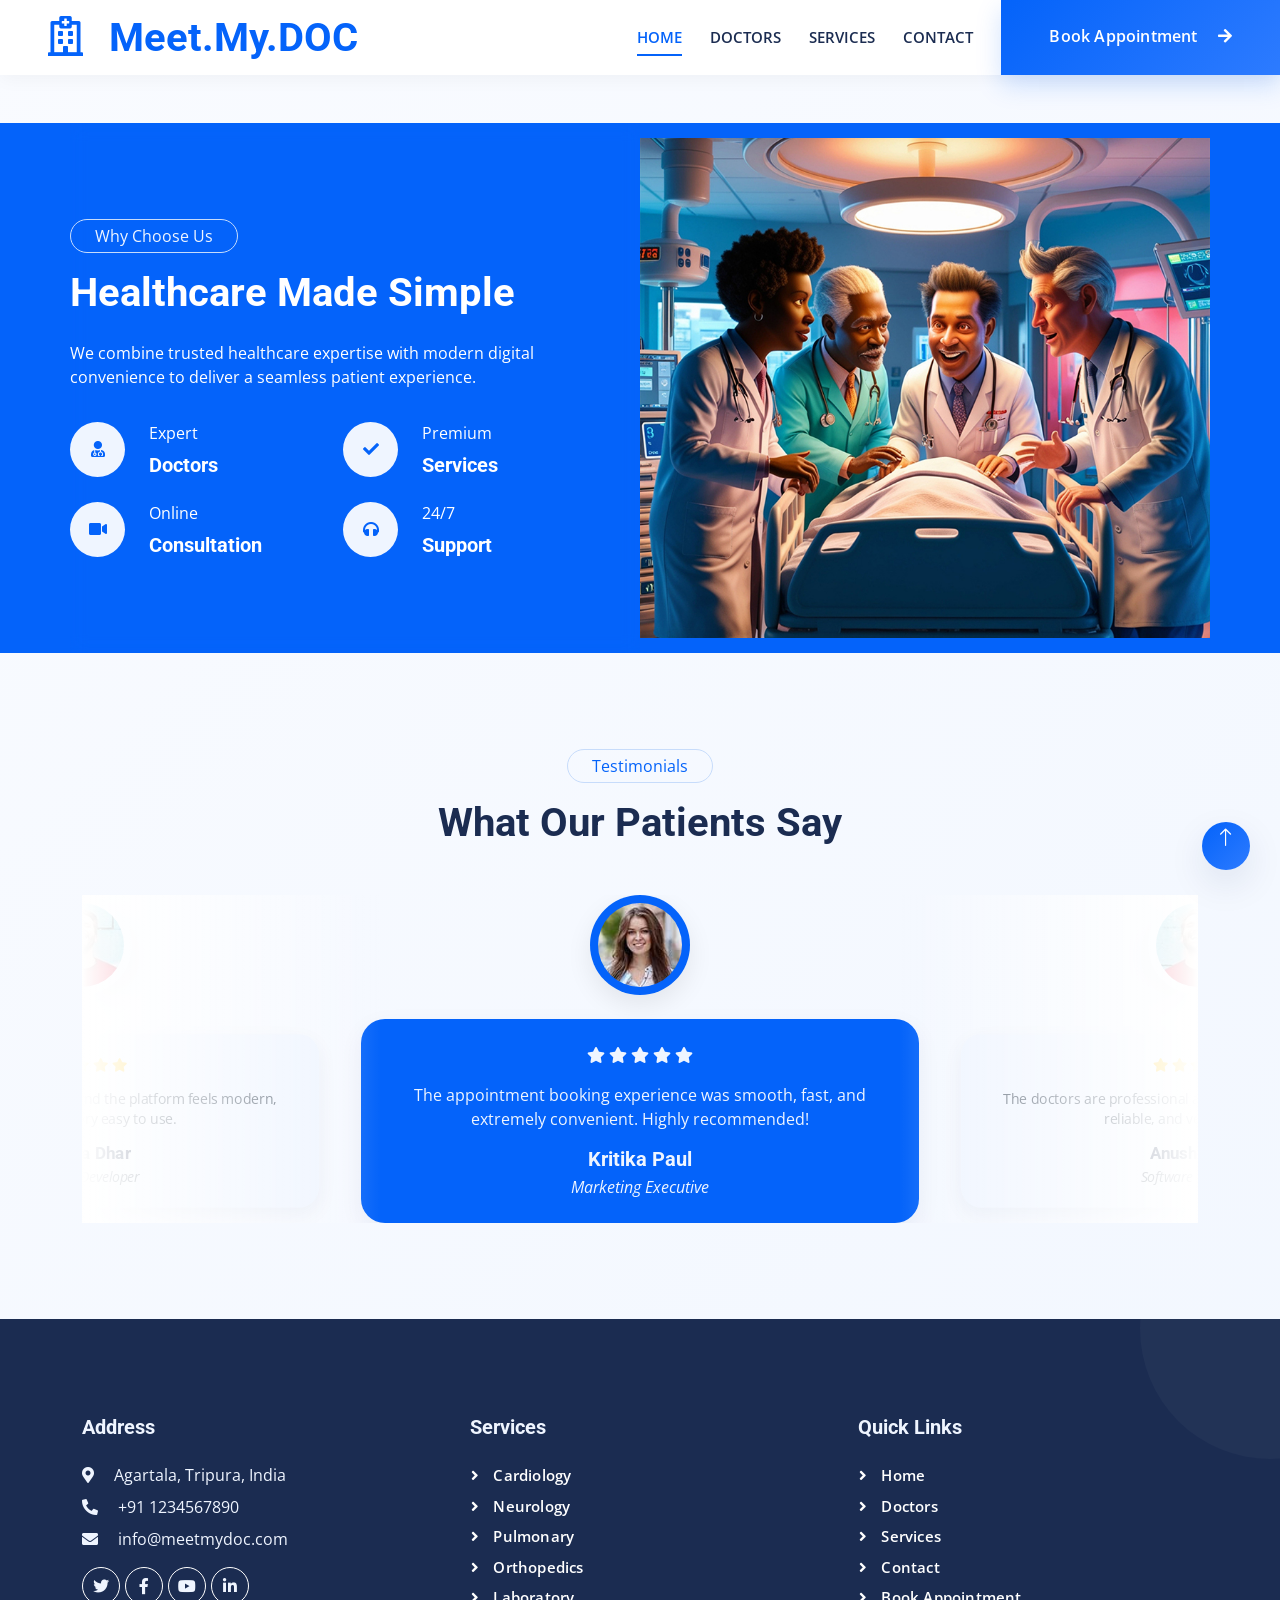
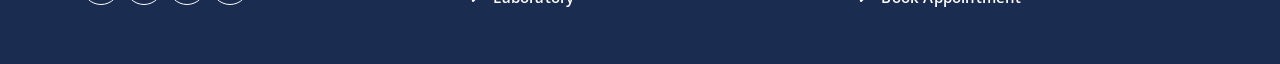
<file: index.html>
<!DOCTYPE html>
<html lang="en">

<head>
    <meta charset="utf-8">
    <title>Meet.My.DOC</title>
    <meta content="width=device-width, initial-scale=1.0" name="viewport">
    <meta content="Healthcare, Doctors, Appointment Booking" name="keywords">
    <meta content="Meet.My.DOC - Smart Healthcare Appointment Platform" name="description">

    <!-- Favicon -->
    <link href="img/favicon.ico" rel="icon">

    <!-- Google Fonts -->
    <link rel="preconnect" href="https://fonts.googleapis.com">
    <link rel="preconnect" href="https://fonts.gstatic.com" crossorigin>
    <link href="https://fonts.googleapis.com/css2?family=Open+Sans:wght@400;500;600&family=Roboto:wght@500;700;900&display=swap" rel="stylesheet">

    <!-- Icon Font -->
    <link href="https://cdnjs.cloudflare.com/ajax/libs/font-awesome/5.10.0/css/all.min.css" rel="stylesheet">
    <link href="https://cdn.jsdelivr.net/npm/bootstrap-icons@1.4.1/font/bootstrap-icons.css" rel="stylesheet">

    <!-- Libraries Stylesheet -->
    <link href="lib/animate/animate.min.css" rel="stylesheet">
    <link href="lib/owlcarousel/assets/owl.carousel.min.css" rel="stylesheet">
    <link href="lib/tempusdominus/css/tempusdominus-bootstrap-4.min.css" rel="stylesheet" />

    <!-- Bootstrap -->
    <link href="css/bootstrap.min.css" rel="stylesheet">

    <!-- Main Stylesheet -->
    <link href="css/style.css" rel="stylesheet">
</head>

<body>

    <!-- Loader -->
    <div id="preloader">
        <div class="loader-text">
            <span>M</span><span>e</span><span>e</span><span>t</span><span>.</span>
            <span>M</span><span>y</span><span>.</span><span>D</span><span>O</span><span>C</span>
        </div>
    </div>

    <!-- Navbar -->
    <nav class="navbar navbar-expand-lg navbar-light sticky-top p-0 wow fadeIn" data-wow-delay="0.1s">

        <a href="index.html" class="navbar-brand d-flex align-items-center px-4 px-lg-5">
            <h1 class="m-0 text-primary">
                <i class="far fa-hospital me-3"></i>
                Meet.My.DOC
            </h1>
        </a>

        <button type="button" class="navbar-toggler me-4" data-bs-toggle="collapse" data-bs-target="#navbarCollapse">
            <span class="navbar-toggler-icon"></span>
        </button>

        <div class="collapse navbar-collapse" id="navbarCollapse">

            <div class="navbar-nav ms-auto p-4 p-lg-0">
                <a href="index.html" class="nav-item nav-link active">Home</a>
                <a href="doctors.html" class="nav-item nav-link">Doctors</a>
                <a href="service.html" class="nav-item nav-link">Services</a>
                <a href="contact.html" class="nav-item nav-link">Contact</a>
            </div>

            <a href="apoinmnet.html" class="btn btn-primary rounded-0 py-4 px-lg-5 d-none d-lg-block">
                Book Appointment
                <i class="fa fa-arrow-right ms-3"></i>
            </a>

        </div>
    </nav>

    </div>

    
    <!-- Features -->
    <div class="container-fluid bg-primary overflow-hidden my-5 px-lg-0">

        <div class="container feature px-lg-0">

            <div class="row g-0 mx-lg-0 align-items-center">

                <div class="col-lg-6 feature-text py-5 wow fadeIn" data-wow-delay="0.1s">

                    <div class="p-lg-5 ps-lg-0">

                        <p class="d-inline-block border rounded-pill text-light py-1 px-4">
                            Why Choose Us
                        </p>

                        <h1 class="text-white mb-4">
                            Healthcare Made Simple
                        </h1>

                        <p class="text-white mb-4 pb-2">
                            We combine trusted healthcare expertise with modern digital convenience to deliver a seamless patient experience.
                        </p>

                        <div class="row g-4">

                            <div class="col-6">

                                <div class="d-flex align-items-center">

                                    <div class="d-flex flex-shrink-0 align-items-center justify-content-center rounded-circle bg-light"
                                        style="width:55px;height:55px;">

                                        <i class="fa fa-user-md text-primary"></i>

                                    </div>

                                    <div class="ms-4">

                                        <p class="text-white mb-2">Expert</p>

                                        <h5 class="text-white mb-0">Doctors</h5>

                                    </div>

                                </div>

                            </div>

                            <div class="col-6">

                                <div class="d-flex align-items-center">

                                    <div class="d-flex flex-shrink-0 align-items-center justify-content-center rounded-circle bg-light"
                                        style="width:55px;height:55px;">

                                        <i class="fa fa-check text-primary"></i>

                                    </div>

                                    <div class="ms-4">

                                        <p class="text-white mb-2">Premium</p>

                                        <h5 class="text-white mb-0">Services</h5>

                                    </div>

                                </div>

                            </div>

                            <div class="col-6">

                                <div class="d-flex align-items-center">

                                    <div class="d-flex flex-shrink-0 align-items-center justify-content-center rounded-circle bg-light"
                                        style="width:55px;height:55px;">

                                        <i class="fa fa-video text-primary"></i>

                                    </div>

                                    <div class="ms-4">

                                        <p class="text-white mb-2">Online</p>

                                        <h5 class="text-white mb-0">Consultation</h5>

                                    </div>

                                </div>

                            </div>

                            <div class="col-6">

                                <div class="d-flex align-items-center">

                                    <div class="d-flex flex-shrink-0 align-items-center justify-content-center rounded-circle bg-light"
                                        style="width:55px;height:55px;">

                                        <i class="fa fa-headphones text-primary"></i>

                                    </div>

                                    <div class="ms-4">

                                        <p class="text-white mb-2">24/7</p>

                                        <h5 class="text-white mb-0">Support</h5>

                                    </div>

                                </div>

                            </div>

                        </div>

                    </div>

                </div>

                <div class="col-lg-6 pe-lg-0 wow fadeIn"
                    data-wow-delay="0.5s"
                    style="min-height:400px;">

                    <div class="position-relative h-100">

                        <img class="position-absolute img-fluid w-100 h-100"
                            src="img/feature.jpg"
                            style="object-fit:cover;"
                            alt="Feature"
                            loading="lazy">

                    </div>

                </div>

            </div>

        </div>

    </div>

    <!-- Testimonials -->
    <div class="container-xxl py-5">

        <div class="container">

            <div class="text-center mx-auto mb-5 wow fadeInUp"
                data-wow-delay="0.1s"
                style="max-width:600px;">

                <p class="d-inline-block border rounded-pill py-1 px-4 text-primary">
                    Testimonials
                </p>

                <h1>
                    What Our Patients Say
                </h1>

            </div>

            <div class="owl-carousel testimonial-carousel wow fadeInUp"
                data-wow-delay="0.1s">

                <div class="testimonial-item text-center">

                    <img class="img-fluid bg-light rounded-circle p-2 mx-auto mb-4"
                        src="img/testimonial-1.jpg"
                        style="width:100px;height:100px;"
                        alt="Patient"
                        loading="lazy">

                    <div class="testimonial-text rounded text-center p-4">

                        <div class="mb-3 text-warning">

                            <i class="fa fa-star"></i>
                            <i class="fa fa-star"></i>
                            <i class="fa fa-star"></i>
                            <i class="fa fa-star"></i>
                            <i class="fa fa-star"></i>

                        </div>

                        <p>
                            The appointment booking experience was smooth, fast, and extremely convenient. Highly recommended!
                        </p>

                        <h5 class="mb-1">
                            Kritika Paul
                        </h5>

                        <span class="fst-italic">
                            Marketing Executive
                        </span>

                    </div>

                </div>

                <div class="testimonial-item text-center">

                    <img class="img-fluid bg-light rounded-circle p-2 mx-auto mb-4"
                        src="img/testimonial-2.jpg"
                        style="width:100px;height:100px;"
                        alt="Patient"
                        loading="lazy">

                    <div class="testimonial-text rounded text-center p-4">

                        <div class="mb-3 text-warning">

                            <i class="fa fa-star"></i>
                            <i class="fa fa-star"></i>
                            <i class="fa fa-star"></i>
                            <i class="fa fa-star"></i>
                            <i class="fa fa-star"></i>

                        </div>

                        <p>
                            The doctors are professional and the platform feels modern, reliable, and very easy to use.
                        </p>

                        <h5 class="mb-1">
                            Anusha Dhar
                        </h5>

                        <span class="fst-italic">
                            Software Developer
                        </span>

                    </div>

                </div>

            </div>

        </div>

    </div>

    <!-- Footer -->
    <div class="container-fluid bg-dark text-light footer mt-5 pt-5 wow fadeIn"
        data-wow-delay="0.1s">

        <div class="container py-5">

            <div class="row g-5">

                <div class="col-lg-4 col-md-6">

                    <h5 class="text-light mb-4">
                        Address
                    </h5>

                    <p class="mb-2">

                        <i class="fa fa-map-marker-alt me-3"></i>

                        Agartala, Tripura, India

                    </p>

                    <p class="mb-2">

                        <i class="fa fa-phone-alt me-3"></i>

                        +91 1234567890

                    </p>

                    <p class="mb-2">

                        <i class="fa fa-envelope me-3"></i>

                        info@meetmydoc.com

                    </p>

                    <div class="d-flex pt-2">

                        <a class="btn btn-outline-light btn-social rounded-circle" href="#">
                            <i class="fab fa-twitter"></i>
                        </a>

                        <a class="btn btn-outline-light btn-social rounded-circle" href="#">
                            <i class="fab fa-facebook-f"></i>
                        </a>

                        <a class="btn btn-outline-light btn-social rounded-circle" href="#">
                            <i class="fab fa-youtube"></i>
                        </a>

                        <a class="btn btn-outline-light btn-social rounded-circle" href="#">
                            <i class="fab fa-linkedin-in"></i>
                        </a>

                    </div>

                </div>

                <div class="col-lg-4 col-md-6">

                    <h5 class="text-light mb-4">
                        Services
                    </h5>

                    <a class="btn btn-link" href="#">
                        Cardiology
                    </a>

                    <a class="btn btn-link" href="#">
                        Neurology
                    </a>

                    <a class="btn btn-link" href="#">
                        Pulmonary
                    </a>

                    <a class="btn btn-link" href="#">
                        Orthopedics
                    </a>

                    <a class="btn btn-link" href="#">
                        Laboratory
                    </a>

                </div>

                <div class="col-lg-4 col-md-6">

                    <h5 class="text-light mb-4">
                        Quick Links
                    </h5>

                    <a class="btn btn-link" href="index.html">
                        Home
                    </a>

                    <a class="btn btn-link" href="doctors.html">
                        Doctors
                    </a>

                    <a class="btn btn-link" href="service.html">
                        Services
                    </a>

                    <a class="btn btn-link" href="contact.html">
                        Contact
                    </a>

                    <a class="btn btn-link" href="apoinmnet.html">
                        Book Appointment
                    </a>

                </div>

            </div>

        </div>

    </div>

    <!-- Back To Top -->
    <a href="#"
        class="btn btn-lg btn-primary btn-lg-square rounded-circle back-to-top">

        <i class="bi bi-arrow-up"></i>

    </a>

    <!-- JS Libraries -->
    <script src="https://code.jquery.com/jquery-3.4.1.min.js"></script>

    <script src="https://cdn.jsdelivr.net/npm/bootstrap@5.0.0/dist/js/bootstrap.bundle.min.js"></script>

    <script src="lib/wow/wow.min.js"></script>

    <script src="lib/easing/easing.min.js"></script>

    <script src="lib/waypoints/waypoints.min.js"></script>

    <script src="lib/counterup/counterup.min.js"></script>

    <script src="lib/owlcarousel/owl.carousel.min.js"></script>

    <script src="lib/tempusdominus/js/moment.min.js"></script>

    <script src="lib/tempusdominus/js/moment-timezone.min.js"></script>

    <script src="lib/tempusdominus/js/tempusdominus-bootstrap-4.min.js"></script>

    <!-- Main JS -->
    <script src="js/main.js"></script>

    <script>

        window.addEventListener("load", function () {

            const loader =
            document.getElementById("preloader");

            setTimeout(() => {

                loader.classList.add("fade-out");

            }, 1500);

        });

        const currentPage =
        window.location.pathname.split("/").pop();

        const navLinks =
        document.querySelectorAll(".navbar-nav a");

        navLinks.forEach(link => {

            const linkPage =
            link.getAttribute("href");

            if (linkPage === currentPage) {

                link.classList.add("active");

            }

            else {

                link.classList.remove("active");

            }

        });

    </script>

</body>

</html>
</file>
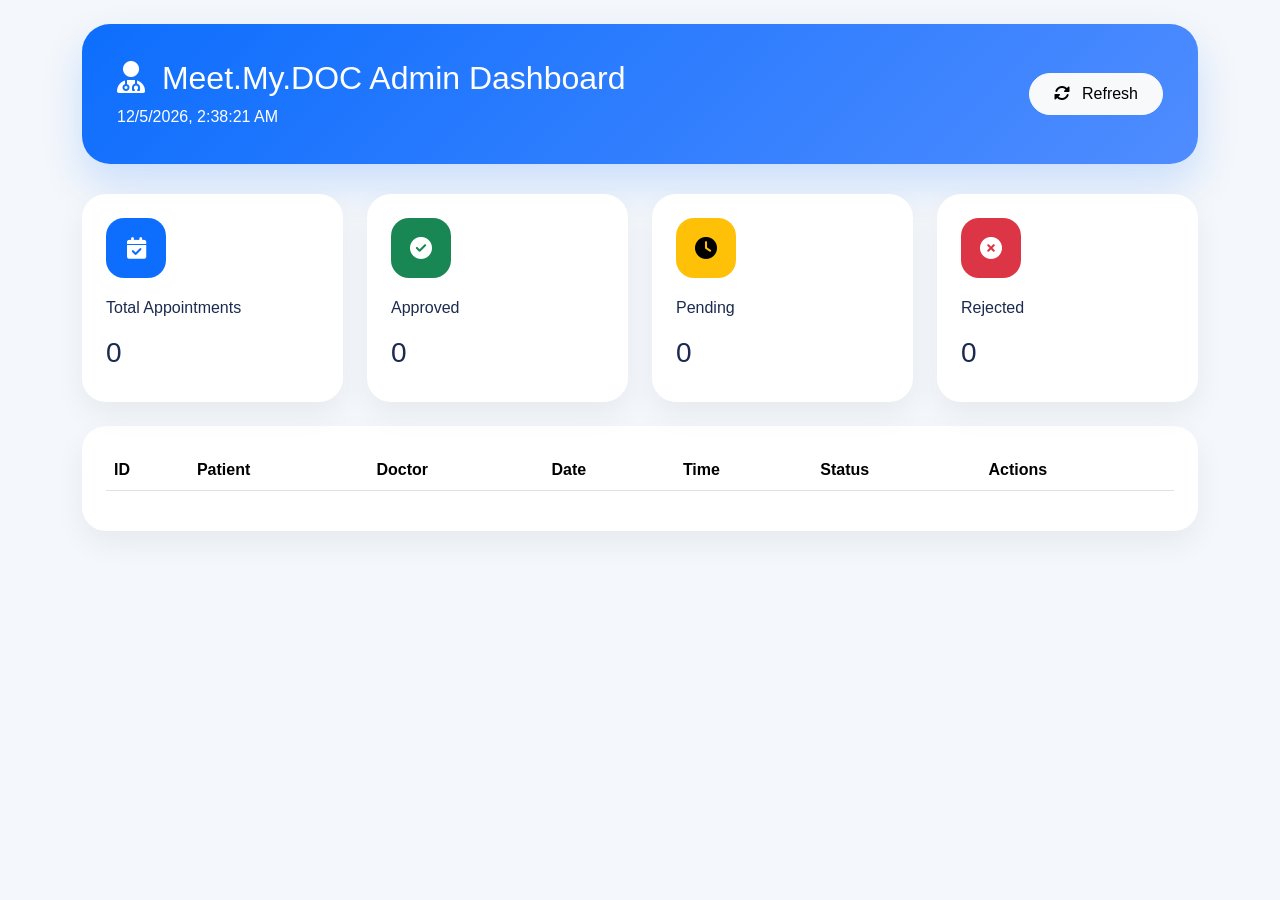
<file: admin.html>
<!DOCTYPE html>
<html lang="en">
<head>
<meta charset="UTF-8">
<meta name="viewport" content="width=device-width, initial-scale=1.0">
<title>Meet.My.DOC Admin Dashboard</title>

<link href="https://cdn.jsdelivr.net/npm/bootstrap@5.3.0/dist/css/bootstrap.min.css" rel="stylesheet">
<link href="https://cdnjs.cloudflare.com/ajax/libs/font-awesome/6.5.1/css/all.min.css" rel="stylesheet">

<style>

body{
background:#f4f7fb;
font-family:'Segoe UI',sans-serif;
color:#1B2A4E;
}

.admin-header{
background:linear-gradient(135deg,#0d6efd,#4f8cff);
border-radius:28px;
padding:35px;
color:white;
margin-bottom:30px;
box-shadow:0 20px 40px rgba(13,110,253,0.18);
}

.stats-card{
background:white;
border-radius:24px;
padding:24px;
box-shadow:0 12px 30px rgba(0,0,0,0.06);
transition:0.3s ease;
height:100%;
}

.stats-card:hover{
transform:translateY(-5px);
}

.stats-icon{
width:60px;
height:60px;
border-radius:18px;
display:flex;
align-items:center;
justify-content:center;
font-size:22px;
margin-bottom:18px;
color:white;
}

.icon-blue{background:#0d6efd;}
.icon-green{background:#198754;}
.icon-yellow{background:#ffc107;color:black;}
.icon-red{background:#dc3545;}

.table-card{
background:white;
border-radius:24px;
padding:24px;
box-shadow:0 12px 30px rgba(0,0,0,0.06);
}

.status-badge{
padding:8px 14px;
border-radius:50px;
font-size:12px;
font-weight:600;
}

.badge-approved{
background:#d1ffe3;
color:#198754;
}

.badge-pending{
background:#fff3cd;
color:#856404;
}

.badge-rejected{
background:#ffd6d6;
color:#dc3545;
}

.badge-rescheduled{
background:#dbe9ff;
color:#0d6efd;
}

.action-btn{
border:none;
width:42px;
height:42px;
border-radius:12px;
color:white;
transition:0.3s ease;
}

.action-btn:hover{
transform:translateY(-2px);
}

.action-btn i{
pointer-events:none;
}

.btn-approve{background:#198754;}
.btn-reject{background:#dc3545;}
.btn-reschedule{background:#0d6efd;}

.modern-modal{
border:none;
border-radius:28px;
overflow:hidden;
}

.approve-header{
background:linear-gradient(135deg,#198754,#36c275);
color:white;
padding:24px 28px;
}

.reject-header{
background:linear-gradient(135deg,#dc3545,#ff6b7d);
color:white;
padding:24px 28px;
}

.modern-modal-header{
background:linear-gradient(135deg,#0d6efd,#4f8cff);
color:white;
padding:24px 28px;
}

.appointment-preview{
background:#f7faff;
border-radius:20px;
padding:18px;
}

.preview-item{
display:flex;
justify-content:space-between;
padding:10px 0;
border-bottom:1px solid #e7eeff;
}

.preview-item:last-child{
border-bottom:none;
}

.modern-input{
border-radius:16px;
border:1px solid #dbe4ff;
min-height:52px;
}

textarea.modern-input{
min-height:120px;
resize:none;
}

.time-slots-grid{
display:flex;
flex-wrap:wrap;
gap:10px;
margin-top:15px;
}

.time-slot-btn{
border:none;
background:#edf4ff;
padding:12px 16px;
border-radius:14px;
font-weight:600;
color:#0d6efd;
transition:0.3s ease;
}

.time-slot-btn:hover{
background:#0d6efd;
color:white;
}

.time-slot-btn.active{
background:#0d6efd;
color:white;
box-shadow:0 10px 20px rgba(13,110,253,0.25);
}

.unavailable-box{
background:#fff1f1;
color:#dc3545;
padding:18px;
border-radius:18px;
margin-top:15px;
font-weight:600;
}

</style>
</head>

<body>

<div class="container py-4">

<div class="admin-header d-flex justify-content-between align-items-center flex-wrap">

<div>

<h2 class="mb-2">
<i class="fa-solid fa-user-doctor me-2"></i>
Meet.My.DOC Admin Dashboard
</h2>

<div class="live-time" id="liveTime"></div>

</div>

<button
class="btn btn-light rounded-pill px-4 py-2 mt-3 mt-md-0"
onclick="refreshAppointments(event)">

<i class="fa-solid fa-rotate me-2"></i>
Refresh

</button>

</div>

<div class="row g-4 mb-4">

<div class="col-lg-3 col-md-6">
<div class="stats-card">
<div class="stats-icon icon-blue">
<i class="fa-solid fa-calendar-check"></i>
</div>
<p>Total Appointments</p>
<h3 id="totalAppointments">0</h3>
</div>
</div>

<div class="col-lg-3 col-md-6">
<div class="stats-card">
<div class="stats-icon icon-green">
<i class="fa-solid fa-circle-check"></i>
</div>
<p>Approved</p>
<h3 id="approvedCount">0</h3>
</div>
</div>

<div class="col-lg-3 col-md-6">
<div class="stats-card">
<div class="stats-icon icon-yellow">
<i class="fa-solid fa-clock"></i>
</div>
<p>Pending</p>
<h3 id="pendingCount">0</h3>
</div>
</div>

<div class="col-lg-3 col-md-6">
<div class="stats-card">
<div class="stats-icon icon-red">
<i class="fa-solid fa-circle-xmark"></i>
</div>
<p>Rejected</p>
<h3 id="rejectedCount">0</h3>
</div>
</div>

</div>

<div class="table-card">

<div class="table-responsive">

<table class="table align-middle">

<thead>

<tr>
<th>ID</th>
<th>Patient</th>
<th>Doctor</th>
<th>Date</th>
<th>Time</th>
<th>Status</th>
<th>Actions</th>
</tr>

</thead>

<tbody id="appointmentsTable"></tbody>

</table>

</div>

</div>

</div>

<div class="modal fade" id="approveModal" tabindex="-1">

<div class="modal-dialog modal-dialog-centered">

<div class="modal-content modern-modal">

<div class="modal-header approve-header">

<div>
<h4 class="modal-title mb-1">
<i class="fa-solid fa-circle-check me-2"></i>
Approve Appointment
</h4>

<p class="mb-0">
Confirm and send approval mail
</p>
</div>

<button
type="button"
class="btn-close btn-close-white"
data-bs-dismiss="modal"></button>

</div>

<div class="modal-body p-4">

<div class="appointment-preview">

<div class="preview-item">
<span>Patient</span>
<strong id="approvePatient"></strong>
</div>

<div class="preview-item">
<span>Doctor</span>
<strong id="approveDoctor"></strong>
</div>

<div class="preview-item">
<span>Date</span>
<strong id="approveDate"></strong>
</div>

<div class="preview-item">
<span>Time</span>
<strong id="approveTime"></strong>
</div>

</div>

<div class="mt-4">
<label class="form-label">Meeting Link</label>

<input
type="text"
id="meetingLink"
class="form-control modern-input"
readonly>

</div>

<div class="mt-4">

<label class="form-label">
Approval Message
</label>

<textarea
id="approvalMessage"
class="form-control modern-input"></textarea>

</div>

</div>

<div class="modal-footer border-0 px-4 pb-4">

<button
class="btn btn-light rounded-pill px-4"
data-bs-dismiss="modal">
Cancel
</button>

<button
class="btn btn-success rounded-pill px-4"
onclick="sendApprovalMail()">

<i class="fa-solid fa-paper-plane me-2"></i>
Send Approval Mail

</button>

</div>

</div>
</div>
</div>

<div class="modal fade" id="rejectModal" tabindex="-1">

<div class="modal-dialog modal-dialog-centered">

<div class="modal-content modern-modal">

<div class="modal-header reject-header">

<div>

<h4 class="modal-title mb-1">
<i class="fa-solid fa-circle-xmark me-2"></i>
Reject Appointment
</h4>

<p class="mb-0">
Provide rejection reason
</p>

</div>

<button
type="button"
class="btn-close btn-close-white"
data-bs-dismiss="modal"></button>

</div>

<div class="modal-body p-4">

<div class="appointment-preview">

<div class="preview-item">
<span>Doctor</span>
<strong id="rejectDoctor"></strong>
</div>

<div class="preview-item">
<span>Date</span>
<strong id="rejectDate"></strong>
</div>

</div>

<div class="mt-4">

<label class="form-label">
Reason
</label>

<textarea
id="rejectReason"
class="form-control modern-input"></textarea>

</div>

</div>

<div class="modal-footer border-0 px-4 pb-4">

<button
class="btn btn-light rounded-pill px-4"
data-bs-dismiss="modal">
Cancel
</button>

<button
class="btn btn-danger rounded-pill px-4"
onclick="sendRejectMail()">

<i class="fa-solid fa-paper-plane me-2"></i>
Send Rejection Mail

</button>

</div>

</div>
</div>
</div>

<div class="modal fade" id="rescheduleModal" tabindex="-1">

<div class="modal-dialog modal-dialog-centered">

<div class="modal-content modern-modal">

<div class="modal-header modern-modal-header">

<div>

<h4 class="modal-title mb-1">
<i class="fa-solid fa-calendar-days me-2"></i>
Reschedule Appointment
</h4>

<p class="mb-0">
Update appointment schedule
</p>

</div>

<button
type="button"
class="btn-close btn-close-white"
data-bs-dismiss="modal"></button>

</div>

<div class="modal-body p-4">

<div class="appointment-preview">

<div class="preview-item">
<span>Doctor</span>
<strong id="previewDoctor"></strong>
</div>

<div class="preview-item">
<span>Date</span>
<strong id="previewDate"></strong>
</div>

<div class="preview-item">
<span>Time</span>
<strong id="previewTime"></strong>
</div>

</div>

<div class="row g-3 mt-3">

<div class="col-md-6">

<label class="form-label">
New Date
</label>

<input
type="date"
id="newDate"
class="form-control modern-input"
onchange="updateRescheduleSlots()">

</div>

<div class="col-md-6">

<label class="form-label">
Select Time Slot
</label>

<input type="hidden" id="newTime">

<div id="rescheduleSlots">
<p class="text-muted">Select new date</p>
</div>

</div>

</div>

<div class="mt-4">

<label class="form-label">
Message
</label>

<textarea
id="rescheduleReason"
class="form-control modern-input"></textarea>

</div>

</div>

<div class="modal-footer border-0 px-4 pb-4">

<button
class="btn btn-light rounded-pill px-4"
data-bs-dismiss="modal">
Cancel
</button>

<button
class="btn btn-primary rounded-pill px-4"
onclick="sendRescheduleMail()">

<i class="fa-solid fa-paper-plane me-2"></i>
Send Reschedule Mail

</button>

</div>

</div>
</div>
</div>

<script src="https://cdn.jsdelivr.net/npm/bootstrap@5.3.0/dist/js/bootstrap.bundle.min.js"></script>

<script>

const SHEET_JSON_URL =
"https://opensheet.elk.sh/1yrOKnn9xCOeh-eE1GMCNxsJhgdzMwYOBZ3XcZpHwSos/Sheet1";

const APPS_SCRIPT_URL =
"https://script.google.com/macros/s/AKfycbzI3TVbvAzfgHZz9DPKtB1dN9hM9CmNAl1rCeAo8dHWcwaVA-zB3Wry5KHlM4ypgyj3/exec";

let appointmentsData = [];
let selectedAppointment = null;

const doctorSchedules = {

"Dr. Abhijit Ray":{
days:["Wednesday","Friday"],
slots:[
"09:00 AM",
"09:30 AM",
"10:00 AM",
"10:30 AM",
"11:00 AM",
"11:30 AM",
"12:00 PM",
"12:30 PM",
"01:00 PM",
"01:30 PM",
"02:00 PM",
"02:30 PM",
"03:00 PM"
]
},

"Dr. Abir Lal Nath":{
days:["Tuesday","Thursday"],
slots:[
"10:00 AM",
"10:30 AM",
"11:00 AM",
"11:30 AM",
"12:00 PM",
"12:30 PM",
"01:00 PM",
"01:30 PM",
"02:00 PM",
"02:30 PM",
"03:00 PM",
"03:30 PM",
"04:00 PM",
"04:30 PM",
"05:00 PM"
]
},

"Dr. Amaresh Shil":{
days:["Monday","Wednesday","Friday"],
slots:[
"11:00 AM",
"11:30 AM",
"12:00 PM",
"12:30 PM",
"01:00 PM",
"01:30 PM",
"02:00 PM",
"02:30 PM",
"03:00 PM",
"03:30 PM",
"04:00 PM",
"04:30 PM",
"05:00 PM",
"05:30 PM",
"06:00 PM"
]
},

"Dr. Arup Deb":{
days:["Monday","Tuesday","Wednesday","Thursday","Friday"],
slots:[
"09:00 AM",
"09:30 AM",
"10:00 AM",
"10:30 AM",
"11:00 AM",
"11:30 AM",
"12:00 PM",
"12:30 PM",
"01:00 PM",
"01:30 PM",
"02:00 PM",
"02:30 PM",
"03:00 PM"
]
},

"Dr. Mukut Roy":{
days:["Monday","Wednesday"],
slots:[
"10:00 AM",
"10:30 AM",
"11:00 AM",
"11:30 AM",
"12:00 PM",
"12:30 PM",
"01:00 PM",
"01:30 PM",
"02:00 PM",
"02:30 PM",
"03:00 PM"
]
},

"Dr. Nilanjan Majumdar":{
days:["Tuesday","Wednesday","Thursday","Friday","Saturday"],
slots:[
"10:00 AM",
"10:30 AM",
"11:00 AM",
"11:30 AM",
"12:00 PM",
"12:30 PM",
"01:00 PM",
"01:30 PM",
"02:00 PM",
"02:30 PM",
"03:00 PM",
"03:30 PM",
"04:00 PM"
]
},

"Dr. Nitish Das":{
days:[
"Monday",
"Tuesday",
"Wednesday",
"Thursday",
"Friday",
"Saturday",
"Sunday"
],
slots:[
"08:00 AM",
"08:30 AM",
"09:00 AM",
"09:30 AM",
"10:00 AM",
"10:30 AM",
"11:00 AM",
"11:30 AM",
"12:00 PM",
"12:30 PM",
"01:00 PM",
"01:30 PM",
"02:00 PM",
"02:30 PM",
"03:00 PM",
"03:30 PM",
"04:00 PM",
"04:30 PM",
"05:00 PM",
"05:30 PM",
"06:00 PM",
"06:30 PM",
"07:00 PM",
"07:30 PM",
"08:00 PM"
]
},

"Dr. Vikas Kohli":{
days:["Tuesday","Wednesday","Thursday","Friday","Saturday"],
slots:[
"10:00 AM",
"10:30 AM",
"11:00 AM",
"11:30 AM",
"12:00 PM",
"12:30 PM",
"01:00 PM",
"01:30 PM",
"02:00 PM"
]
}

};

function updateClock(){

document.getElementById("liveTime").textContent =
new Date().toLocaleString();

}

setInterval(updateClock,1000);
updateClock();

async function refreshAppointments(event){

const btn = event.currentTarget;

btn.innerHTML =
'<i class="fa-solid fa-spinner fa-spin me-2"></i>Refreshing';

await loadAppointments();

setTimeout(()=>{

btn.innerHTML =
'<i class="fa-solid fa-rotate me-2"></i>Refresh';

},1000);

}

async function loadAppointments(){

const response =
await fetch(SHEET_JSON_URL);

appointmentsData =
await response.json();

appointmentsData.reverse();

updateStats();

renderAppointments();

}

function updateStats(){

document.getElementById("totalAppointments").textContent =
appointmentsData.length;

document.getElementById("approvedCount").textContent =
appointmentsData.filter(x=>x.Status==="Approved").length;

document.getElementById("pendingCount").textContent =
appointmentsData.filter(x=>!x.Status || x.Status==="Pending").length;

document.getElementById("rejectedCount").textContent =
appointmentsData.filter(x=>x.Status==="Rejected").length;

}

function renderAppointments(){

const table =
document.getElementById("appointmentsTable");

table.innerHTML = "";

appointmentsData.forEach(item=>{

let badgeClass = "badge-pending";

if(item.Status==="Approved"){
badgeClass="badge-approved";
}

if(item.Status==="Rejected"){
badgeClass="badge-rejected";
}

if(item.Status==="Rescheduled"){
badgeClass="badge-rescheduled";
}

table.innerHTML += `

<tr>

<td>${item.AppointmentID}</td>

<td>
<strong>${item.PatientName}</strong>
<div class="small text-muted">
${item.Email}
</div>
</td>

<td>${item.Doctor}</td>

<td>${item.Date}</td>

<td>${item.Time}</td>

<td>

<span class="status-badge ${badgeClass}">
${item.Status || "Pending"}
</span>

</td>

<td>

<div class="d-flex gap-2">

<button
class="action-btn btn-approve"
onclick='openApproveModal(${JSON.stringify(item)})'>

<i class="fa-solid fa-check"></i>

</button>

<button
class="action-btn btn-reject"
onclick='openRejectModal(${JSON.stringify(item)})'>

<i class="fa-solid fa-xmark"></i>

</button>

<button
class="action-btn btn-reschedule"
onclick='openRescheduleModal(${JSON.stringify(item)})'>

<i class="fa-solid fa-calendar"></i>

</button>

</div>

</td>

</tr>

`;

});

}

async function updateAppointmentStatus(
appointmentID,
status,
newDate="",
newTime=""
){

try{

await fetch(APPS_SCRIPT_URL,{

method:"POST",
mode:"no-cors",

headers:{
"Content-Type":"application/json"
},

body:JSON.stringify({
appointmentID,
status,
newDate,
newTime
})

});

loadAppointments();

}catch(error){

console.error(error);

}

}

function openApproveModal(item){

selectedAppointment = item;

const meetingLink =
"https://meet.jit.si/" +
item.AppointmentID;

document.getElementById("approvePatient").textContent =
item.PatientName;

document.getElementById("approveDoctor").textContent =
item.Doctor;

document.getElementById("approveDate").textContent =
item.Date;

document.getElementById("approveTime").textContent =
item.Time;

document.getElementById("meetingLink").value =
meetingLink;

document.getElementById("approvalMessage").value =
"Your appointment has been approved successfully.";

new bootstrap.Modal(
document.getElementById("approveModal")
).show();

}

function sendApprovalMail(){

const item = selectedAppointment;

updateAppointmentStatus(
item.AppointmentID,
"Approved"
);

const subject =
"Appointment Approved - Meet.My.DOC";

const body =

`Hi ${item.PatientName},

Your medical appointment has been successfully booked through Meet.My.DOC.

We have reserved your consultation slot with the following details:

Appointment ID:
${item.AppointmentID}

Doctor:
${item.Doctor}

Department:
${item.Department || "General Consultation"}

Date:
${item.Date}

Time:
${item.Time}

What to do next?

• Please ensure you have a stable internet connection on the scheduled consultation date.
• Keep your device camera and microphone enabled for smooth communication.
• Join the video consultation using the secure meeting link below.

Join Video Call:
${document.getElementById("meetingLink").value}

Thank you for choosing Meet.My.DOC for your healthcare needs.

Regards,
Meet.My.DOC Team`;

const gmailURL =

`https://mail.google.com/mail/?view=cm&fs=1&to=${encodeURIComponent(item.Email)}&su=${encodeURIComponent(subject)}&body=${encodeURIComponent(body)}`;

window.open(gmailURL,"_blank");

bootstrap.Modal.getInstance(
document.getElementById("approveModal")
)?.hide();

}

function openRejectModal(item){

selectedAppointment = item;

document.getElementById("rejectDoctor").textContent =
item.Doctor;

document.getElementById("rejectDate").textContent =
item.Date;

document.getElementById("rejectReason").value = "";

new bootstrap.Modal(
document.getElementById("rejectModal")
).show();

}

function sendRejectMail(){

const item = selectedAppointment;

updateAppointmentStatus(
item.AppointmentID,
"Rejected"
);

const subject =
"Appointment Rejected - Meet.My.DOC";

const body =

`Hi ${item.PatientName},

We regret to inform you that your appointment request could not be approved at this time.

Appointment ID:
${item.AppointmentID}

Doctor:
${item.Doctor}

Requested Date:
${item.Date}

Reason for rejection:
${document.getElementById("rejectReason").value}

You may submit a new appointment request through Meet.My.DOC with an alternate schedule.

We sincerely apologize for the inconvenience caused and appreciate your understanding.

Regards,
Meet.My.DOC Team`;

const gmailURL =

`https://mail.google.com/mail/?view=cm&fs=1&to=${encodeURIComponent(item.Email)}&su=${encodeURIComponent(subject)}&body=${encodeURIComponent(body)}`;

window.open(gmailURL,"_blank");

bootstrap.Modal.getInstance(
document.getElementById("rejectModal")
)?.hide();

}

function openRescheduleModal(item){

selectedAppointment = item;

document.getElementById("previewDoctor").textContent =
item.Doctor;

document.getElementById("previewDate").textContent =
item.Date;

document.getElementById("previewTime").textContent =
item.Time;

document.getElementById("newDate").value = "";
document.getElementById("newTime").value = "";

document.getElementById("rescheduleReason").value =
"Your appointment schedule has been updated.";

updateRescheduleSlots();

new bootstrap.Modal(
document.getElementById("rescheduleModal")
).show();

}

function updateRescheduleSlots(){

const doctor =
selectedAppointment.Doctor;

const date =
document.getElementById("newDate").value;

const slotsContainer =
document.getElementById("rescheduleSlots");

slotsContainer.innerHTML = "";

if(!date){

slotsContainer.innerHTML =
'<p class="text-muted">Select new date</p>';

return;

}

const selectedDate =
new Date(date);

const dayName =
selectedDate.toLocaleDateString(
'en-US',
{ weekday:'long' }
);

const doctorData =
doctorSchedules[doctor];

if(!doctorData){
return;
}

if(!doctorData.days.includes(dayName)){

slotsContainer.innerHTML =

`<div class="unavailable-box">

Doctor unavailable on ${dayName}

</div>`;

return;

}

slotsContainer.innerHTML =
'<div class="time-slots-grid"></div>';

const grid =
slotsContainer.querySelector('.time-slots-grid');

doctorData.slots.forEach(slot=>{

grid.innerHTML +=

`<button
type="button"
class="time-slot-btn"
onclick="selectRescheduleTime(this,'${slot}')">

${slot}

</button>`;

});

}

function selectRescheduleTime(button,time){

document
.querySelectorAll(".time-slot-btn")
.forEach(btn=>{
btn.classList.remove("active");
});

button.classList.add("active");

document.getElementById("newTime").value =
time;

}

function sendRescheduleMail(){

const item = selectedAppointment;

const newDate =
document.getElementById("newDate").value;

const newTime =
document.getElementById("newTime").value;

if(!newDate || !newTime){

alert(
"Please select new date and time slot"
);

return;

}

updateAppointmentStatus(
item.AppointmentID,
"Rescheduled",
newDate,
newTime
);

const subject =
"Appointment Rescheduled - Meet.My.DOC";

const body =

`Hi ${item.PatientName},

Your medical appointment has been successfully rescheduled through Meet.My.DOC.

Updated Appointment Details:

Appointment ID:
${item.AppointmentID}

Doctor:
${item.Doctor}

New Date:
${newDate}

New Time:
${newTime}

Additional Message:
${document.getElementById("rescheduleReason").value}

Please ensure you are available at the updated consultation time.

Thank you for choosing Meet.My.DOC for your healthcare needs.

Regards,
Meet.My.DOC Team`;

const gmailURL =

`https://mail.google.com/mail/?view=cm&fs=1&to=${encodeURIComponent(item.Email)}&su=${encodeURIComponent(subject)}&body=${encodeURIComponent(body)}`;

window.open(gmailURL,"_blank");

bootstrap.Modal.getInstance(
document.getElementById("rescheduleModal")
)?.hide();

}

loadAppointments();

</script>

</body>
</html>
</file>
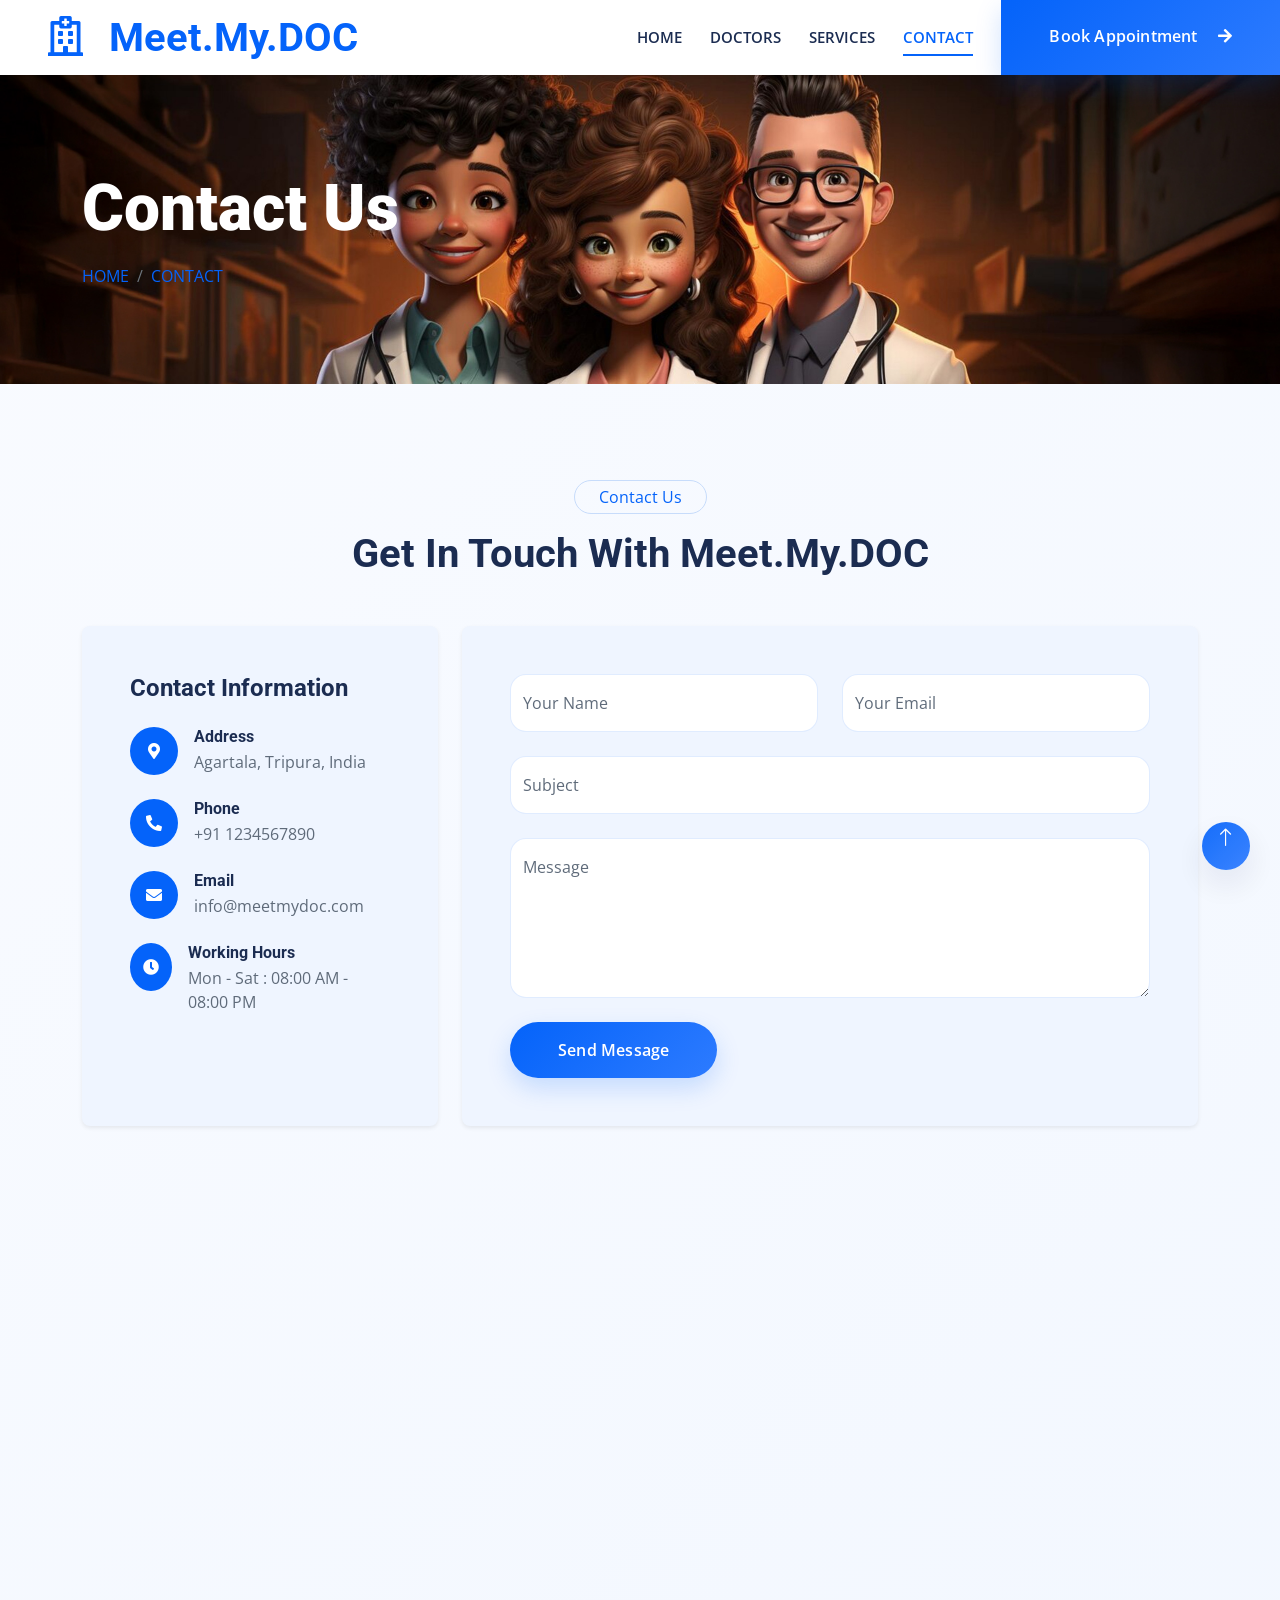
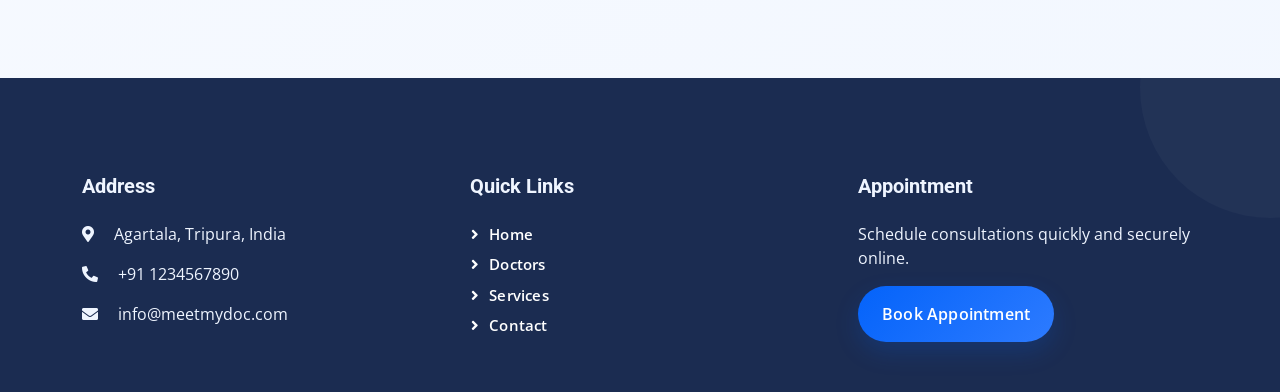
<file: contact.html>
<!DOCTYPE html>
<html lang="en">

<head>

    <meta charset="utf-8">
    <title>Contact - Meet.My.DOC</title>

    <meta content="width=device-width, initial-scale=1.0" name="viewport">

    <!-- Favicon -->
    <link href="img/favicon.ico" rel="icon">

    <!-- Google Fonts -->
    <link rel="preconnect" href="https://fonts.googleapis.com">

    <link rel="preconnect" href="https://fonts.gstatic.com" crossorigin>

    <link href="https://fonts.googleapis.com/css2?family=Open+Sans:wght@400;500;600&family=Roboto:wght@500;700;900&display=swap" rel="stylesheet">

    <!-- Icon Font -->
    <link href="https://cdnjs.cloudflare.com/ajax/libs/font-awesome/5.10.0/css/all.min.css" rel="stylesheet">

    <link href="https://cdn.jsdelivr.net/npm/bootstrap-icons@1.4.1/font/bootstrap-icons.css" rel="stylesheet">

    <!-- Libraries -->
    <link href="lib/animate/animate.min.css" rel="stylesheet">

    <!-- Bootstrap -->
    <link href="css/bootstrap.min.css" rel="stylesheet">

    <!-- Main CSS -->
    <link href="css/style.css" rel="stylesheet">

</head>

<body>

    <!-- Navbar -->
    <nav class="navbar navbar-expand-lg bg-white navbar-light sticky-top p-0 wow fadeIn">

        <a href="index.html"
            class="navbar-brand d-flex align-items-center px-4 px-lg-5">

            <h1 class="m-0 text-primary">

                <i class="far fa-hospital me-3"></i>

                Meet.My.DOC

            </h1>

        </a>

        <button type="button"
            class="navbar-toggler me-4"
            data-bs-toggle="collapse"
            data-bs-target="#navbarCollapse">

            <span class="navbar-toggler-icon"></span>

        </button>

        <div class="collapse navbar-collapse" id="navbarCollapse">

            <div class="navbar-nav ms-auto p-4 p-lg-0">

                <a href="index.html" class="nav-item nav-link">Home</a>

                <a href="doctors.html" class="nav-item nav-link">
                    Doctors
                </a>

                <a href="service.html" class="nav-item nav-link">
                    Services
                </a>

                <a href="contact.html" class="nav-item nav-link active">
                    Contact
                </a>

            </div>

            <a href="apoinmnet.html"
                class="btn btn-primary rounded-0 py-4 px-lg-5 d-none d-lg-block">

                Book Appointment

                <i class="fa fa-arrow-right ms-3"></i>

            </a>

        </div>

    </nav>

    <!-- Header -->
    <div class="container-fluid page-header py-5 mb-5">

        <div class="container py-5">

            <h1 class="display-3 text-white mb-3 wow fadeInDown">
                Contact Us
            </h1>

            <nav aria-label="breadcrumb" class="wow fadeInUp">

                <ol class="breadcrumb text-uppercase mb-0">

                    <li class="breadcrumb-item">
                        <a href="index.html">Home</a>
                    </li>

                    <li class="breadcrumb-item text-primary active">
                        Contact
                    </li>

                </ol>

            </nav>

        </div>

    </div>

    <!-- Contact Start -->
    <div class="container-xxl py-5">

        <div class="container">

            <div class="text-center mx-auto mb-5"
                style="max-width: 700px;">

                <p class="d-inline-block border rounded-pill py-1 px-4 text-primary">
                    Contact Us
                </p>

                <h1>
                    Get In Touch With Meet.My.DOC
                </h1>

            </div>

            <div class="row g-4">

                <!-- Contact Info -->
                <div class="col-lg-4 wow fadeInUp">

                    <div class="bg-light rounded p-5 h-100 shadow-sm">

                        <h4 class="mb-4">
                            Contact Information
                        </h4>

                        <div class="d-flex align-items-start mb-4">

                            <div class="btn-lg-square bg-primary rounded-circle me-3">

                                <i class="fa fa-map-marker-alt text-white"></i>

                            </div>

                            <div>

                                <h6 class="mb-1">
                                    Address
                                </h6>

                                <span>
                                    Agartala, Tripura, India
                                </span>

                            </div>

                        </div>

                        <div class="d-flex align-items-start mb-4">

                            <div class="btn-lg-square bg-primary rounded-circle me-3">

                                <i class="fa fa-phone-alt text-white"></i>

                            </div>

                            <div>

                                <h6 class="mb-1">
                                    Phone
                                </h6>

                                <span>
                                    +91 1234567890
                                </span>

                            </div>

                        </div>

                        <div class="d-flex align-items-start mb-4">

                            <div class="btn-lg-square bg-primary rounded-circle me-3">

                                <i class="fa fa-envelope text-white"></i>

                            </div>

                            <div>

                                <h6 class="mb-1">
                                    Email
                                </h6>

                                <span>
                                    info@meetmydoc.com
                                </span>

                            </div>

                        </div>

                        <div class="d-flex align-items-start">

                            <div class="btn-lg-square bg-primary rounded-circle me-3">

                                <i class="fa fa-clock text-white"></i>

                            </div>

                            <div>

                                <h6 class="mb-1">
                                    Working Hours
                                </h6>

                                <span>
                                    Mon - Sat : 08:00 AM - 08:00 PM
                                </span>

                            </div>

                        </div>

                    </div>

                </div>

                <!-- Contact Form -->
                <div class="col-lg-8 wow fadeInUp" data-wow-delay="0.1s">

                    <div class="bg-light rounded p-5 shadow-sm">

                        <form id="contactForm" action="https://formspree.io/f/mblppbno" method="POST" autocomplete="off">

                            <div class="row g-4">

                                <div class="col-md-6">

                                    <div class="form-floating">

                                        <input type="text"
                                            class="form-control"
                                            id="name"
                                            name="name"
                                            placeholder="Your Name"
                                            required>

                                        <label for="name">
                                            Your Name
                                        </label>

                                    </div>

                                </div>

                                <div class="col-md-6">

                                    <div class="form-floating">

                                        <input type="email"
                                            class="form-control"
                                            id="email"
                                            name="email"
                                            placeholder="Your Email"
                                            required>

                                        <label for="email">
                                            Your Email
                                        </label>

                                    </div>

                                </div>

                                <div class="col-12">

                                    <div class="form-floating">

                                        <input type="text"
                                            class="form-control"
                                            id="subject"
                                            name="subject"
                                            placeholder="Subject"
                                            required>

                                        <label for="subject">
                                            Subject
                                        </label>

                                    </div>

                                </div>

                                <div class="col-12">

                                    <div class="form-floating">

                                        <textarea class="form-control"
                                            placeholder="Leave a message here"
                                            id="message"
                                            name="message"
                                            style="height: 160px"
                                            required></textarea>

                                        <label for="message">
                                            Message
                                        </label>

                                    </div>

                                </div>

                                <div class="col-12">

                                    <button class="btn btn-primary rounded-pill py-3 px-5"
                                        type="submit">

                                        Send Message

                                    </button>

                                </div>

                            </div>

                        </form>

                    </div>

                </div>

            </div>

        </div>

    </div>
    <!-- Contact End -->

    <!-- Map -->
    <div class="container-fluid px-0 wow fadeInUp">

        <iframe class="w-100"
            style="height: 450px; border:0;"
            loading="lazy"
            allowfullscreen
            src="https://maps.google.com/maps?q=Agartala&t=&z=13&ie=UTF8&iwloc=&output=embed">

        </iframe>

    </div>

        <!-- SUCCESS POPUP -->

    <div id="successPopup" class="success-popup">

        <div class="success-card">

            <div class="success-icon">

                <i class="fa fa-check"></i>

            </div>

            <h3>
                Message Sent Successfully
            </h3>

            <p>
                Thank you for contacting Meet.My.DOC.
                Our team will get back to you shortly.
            </p>

            <div class="ticket-box">

                <span>
                    Ticket ID
                </span>

                <strong id="successTicket">
                    TICKET-00000
                </strong>

            </div>

            <button id="closeSuccessPopup"
                class="btn btn-primary rounded-pill px-4 mt-3">

                Done

            </button>

        </div>

    </div>

    <!-- Footer -->
    <div class="container-fluid bg-dark text-light footer mt-5 pt-5 wow fadeIn">

        <div class="container py-5">

            <div class="row g-5">

                <div class="col-lg-4 col-md-6">

                    <h5 class="text-light mb-4">
                        Address
                    </h5>

                    <p>
                        <i class="fa fa-map-marker-alt me-3"></i>
                        Agartala, Tripura, India
                    </p>

                    <p>
                        <i class="fa fa-phone-alt me-3"></i>
                        +91 1234567890
                    </p>

                    <p>
                        <i class="fa fa-envelope me-3"></i>
                        info@meetmydoc.com
                    </p>

                </div>

                <div class="col-lg-4 col-md-6">

                    <h5 class="text-light mb-4">
                        Quick Links
                    </h5>

                    <a class="btn btn-link" href="index.html">Home</a>
                    <a class="btn btn-link" href="doctors.html">Doctors</a>
                    <a class="btn btn-link" href="services.html">Services</a>
                    <a class="btn btn-link" href="contact.html">Contact</a>

                </div>

                <div class="col-lg-4 col-md-6">

                    <h5 class="text-light mb-4">
                        Appointment
                    </h5>

                    <p>

                        Schedule consultations quickly and securely online.

                    </p>

                    <a href="apoinmnet.html"
                        class="btn btn-primary rounded-pill px-4 py-3">

                        Book Appointment

                    </a>

                </div>

            </div>

        </div>

    </div>

    <!-- Back To Top -->
    <a href="#"
        class="btn btn-lg btn-primary btn-lg-square rounded-circle back-to-top">

        <i class="bi bi-arrow-up"></i>

    </a>


    <!-- JavaScript -->

    <script>

    document
    .getElementById("contactForm")
    .addEventListener("submit", async function(e) {

        e.preventDefault();

        const form = this;

        const formData =
        new FormData(form);

        const ticketId =
        "MMD-" +
        Math.floor(
            100000 + Math.random() * 900000
        );

        try {

            const response =
            await fetch(form.action, {

                method: "POST",

                body: formData,

                headers: {

                    'Accept': 'application/json'

                }

            });

            if (response.ok) {

                document
                .getElementById("successTicket")
                .textContent = ticketId;

                document
                .getElementById("successPopup")
                .classList.add("show");

                form.reset();

            } else {

                alert("Something went wrong. Please try again.");

            }

        } catch (error) {

            alert("Network error. Please try again.");

        }

    });

    document
    .getElementById("closeSuccessPopup")
    .addEventListener("click", function () {

        document
        .getElementById("successPopup")
        .classList.remove("show");

    });

    </script>

    <script src="https://code.jquery.com/jquery-3.4.1.min.js"></script>

    <script src="https://cdn.jsdelivr.net/npm/bootstrap@5.0.0/dist/js/bootstrap.bundle.min.js"></script>

    <script src="lib/wow/wow.min.js"></script>

    <script src="js/main.js"></script>

</body>

</html>
</file>
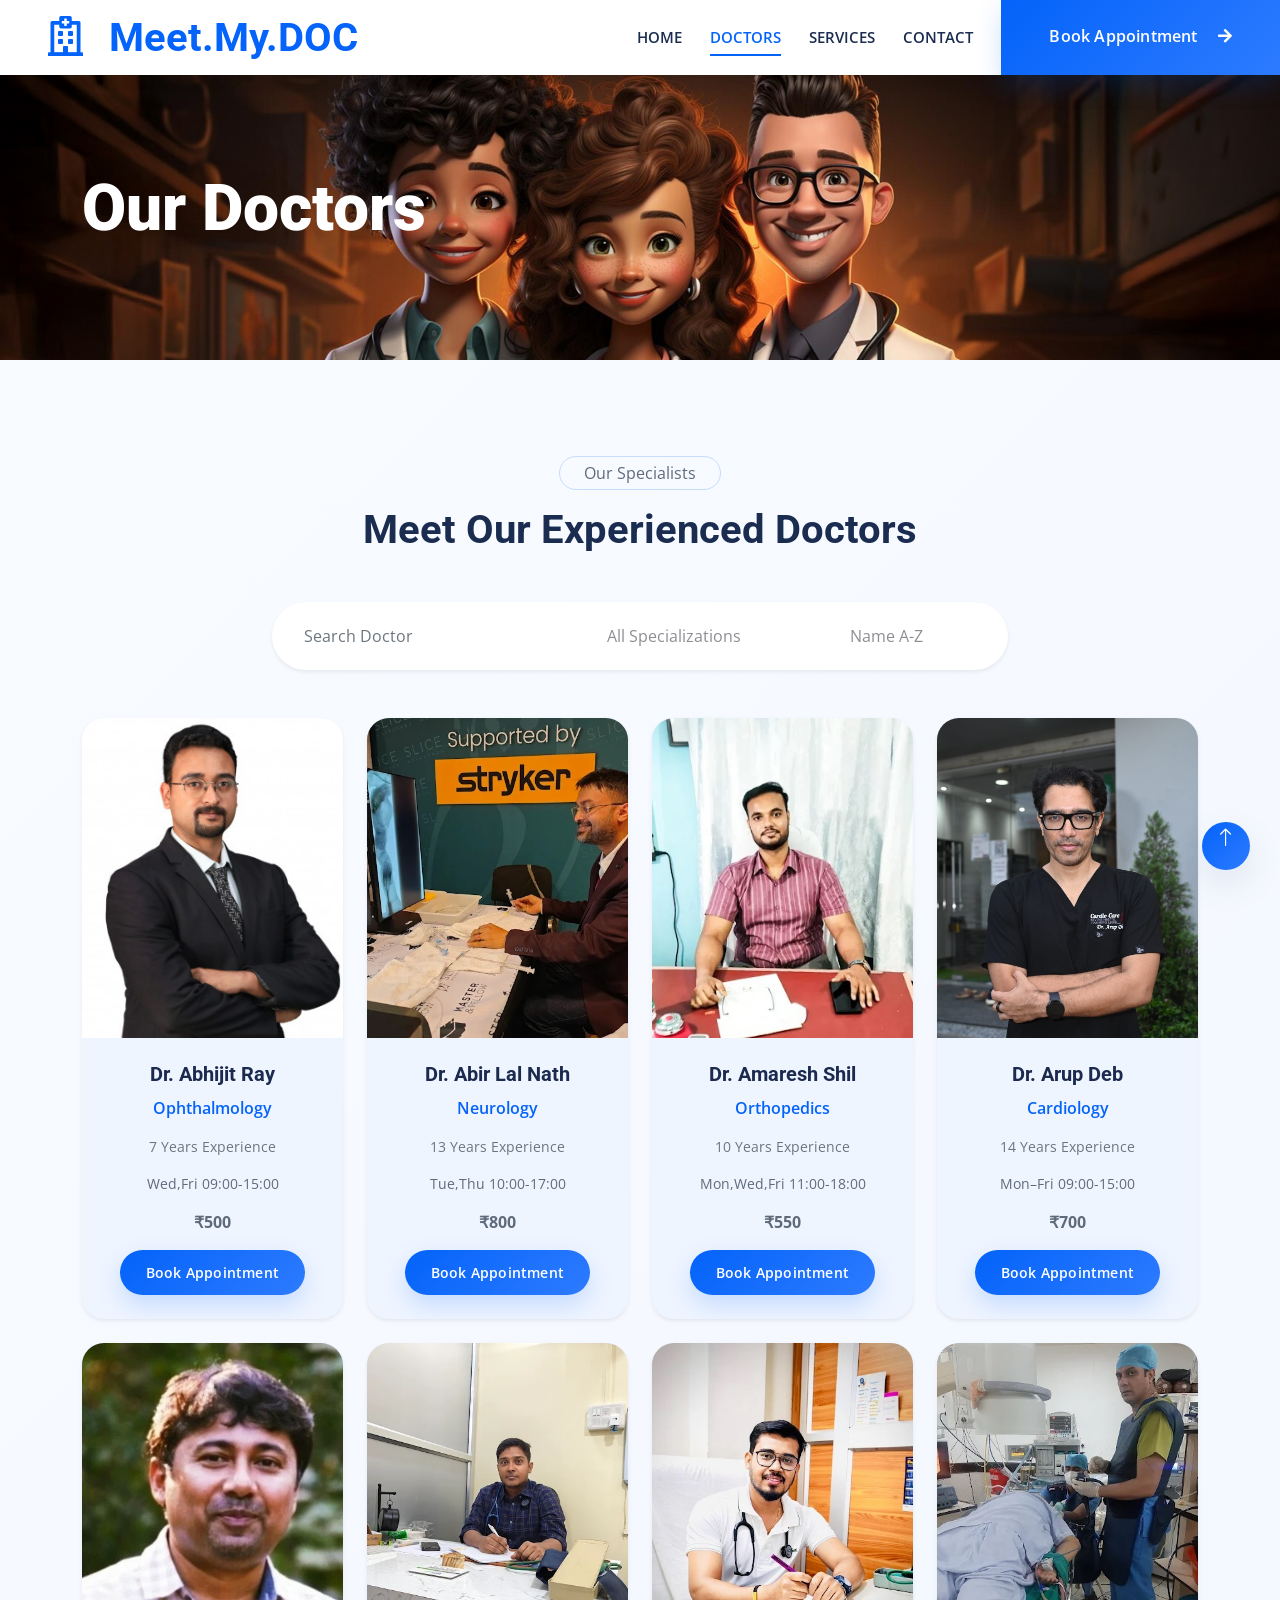
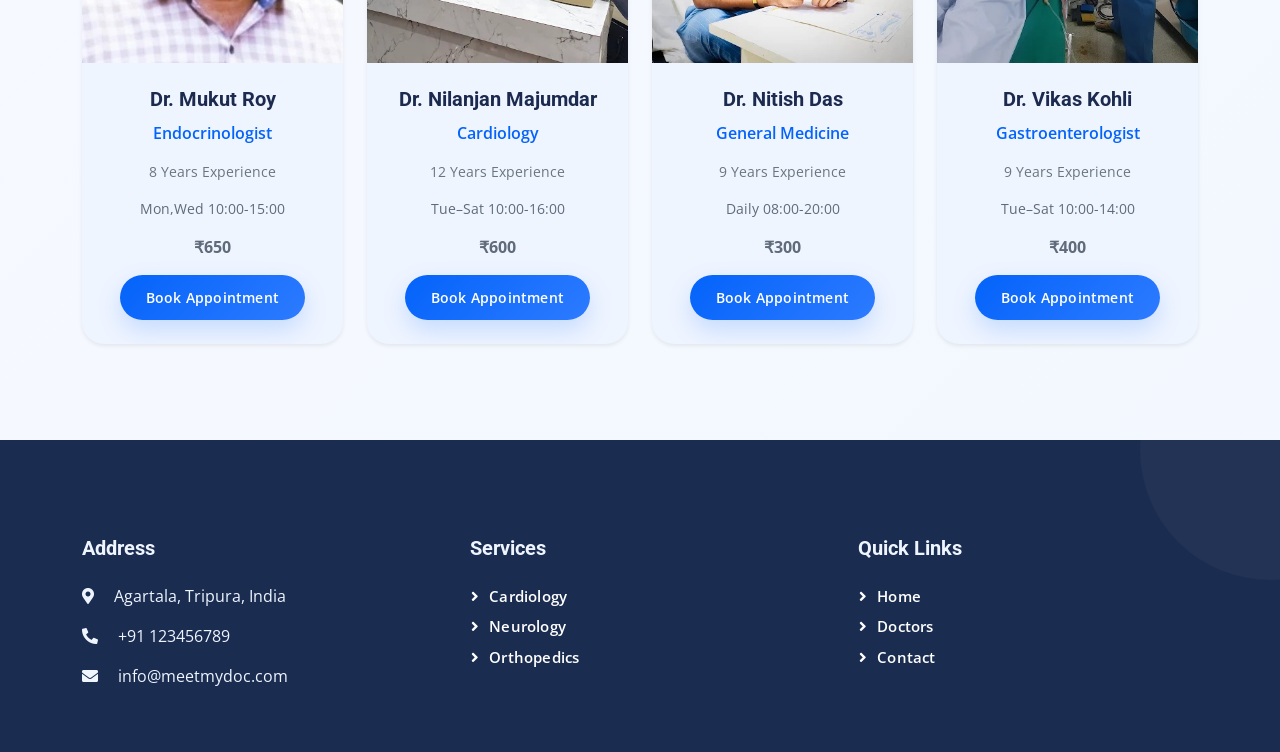
<file: doctors.html>
<!DOCTYPE html>
<html lang="en">

<head>

    <meta charset="utf-8">
    <title>Doctors - Meet.My.DOC</title>
    <meta content="width=device-width, initial-scale=1.0" name="viewport">

    <link href="img/favicon.ico" rel="icon">

    <link href="https://fonts.googleapis.com/css2?family=Open+Sans:wght@400;500;600&family=Roboto:wght@500;700;900&display=swap" rel="stylesheet">

    <link href="https://cdnjs.cloudflare.com/ajax/libs/font-awesome/5.10.0/css/all.min.css" rel="stylesheet">

    <link href="https://cdn.jsdelivr.net/npm/bootstrap-icons@1.4.1/font/bootstrap-icons.css" rel="stylesheet">

    <link href="lib/animate/animate.min.css" rel="stylesheet">

    <link href="css/bootstrap.min.css" rel="stylesheet">

    <link href="css/style.css" rel="stylesheet">

</head>

<body>

    <!-- Navbar -->
    <nav class="navbar navbar-expand-lg bg-white navbar-light sticky-top p-0 wow fadeIn">

        <a href="index.html" class="navbar-brand d-flex align-items-center px-4 px-lg-5">

            <h1 class="m-0 text-primary">
                <i class="far fa-hospital me-3"></i>
                Meet.My.DOC
            </h1>

        </a>

        <button type="button" class="navbar-toggler me-4"
            data-bs-toggle="collapse"
            data-bs-target="#navbarCollapse">

            <span class="navbar-toggler-icon"></span>

        </button>

        <div class="collapse navbar-collapse" id="navbarCollapse">

            <div class="navbar-nav ms-auto p-4 p-lg-0">

                <a href="index.html" class="nav-item nav-link">Home</a>

                <a href="doctors.html" class="nav-item nav-link active">Doctors</a>

                <a href="service.html" class="nav-item nav-link">Services</a>

                <a href="contact.html" class="nav-item nav-link">Contact</a>

            </div>

            <a href="apoinmnet.html"
                class="btn btn-primary rounded-0 py-4 px-lg-5 d-none d-lg-block">

                Book Appointment
                <i class="fa fa-arrow-right ms-3"></i>

            </a>

        </div>

    </nav>

    <!-- Header -->
    <div class="container-fluid page-header py-5 mb-5">

        <div class="container py-5">

            <h1 class="display-3 text-white mb-3">
                Our Doctors
            </h1>

        </div>

    </div>

    <!-- Doctors -->
    <div class="container-xxl py-5">

        <div class="container">

            <div class="text-center mx-auto mb-5" style="max-width: 700px;">

                <p class="d-inline-block border rounded-pill py-1 px-4">
                    Our Specialists
                </p>

                <h1>
                    Meet Our Experienced Doctors
                </h1>

            </div>

            <!-- Search -->
            <div class="row mb-5">

                <div class="col-lg-8 mx-auto">

                    <div class="bg-white rounded-pill shadow-sm p-2">

                        <div class="row g-2">

                            <div class="col-md-5">

                                <input id="doctorSearch"
                                    type="text"
                                    class="form-control border-0 rounded-pill px-4"
                                    placeholder="Search Doctor">

                            </div>

                            <div class="col-md-4">

                                <select id="doctorSpec"
                                    class="form-select border-0 rounded-pill px-4">

                                    <option value="">
                                        All Departments
                                    </option>

                                </select>

                            </div>

                            <div class="col-md-3">

                                <select id="doctorSort"
                                    class="form-select border-0 rounded-pill px-4">

                                    <option value="name_asc">
                                        Name A-Z
                                    </option>

                                    <option value="name_desc">
                                        Name Z-A
                                    </option>

                                    <option value="exp_desc">
                                        Experience High-Low
                                    </option>

                                    <option value="exp_asc">
                                        Experience Low-High
                                    </option>

                                </select>

                            </div>

                        </div>

                    </div>

                </div>

            </div>

            <!-- Doctors Grid -->
            <div class="row g-4" id="doctorsGrid"></div>

        </div>

    </div>

    <!-- Footer -->
    <div class="container-fluid bg-dark text-light footer mt-5 pt-5 wow fadeIn">

        <div class="container py-5">

            <div class="row g-5">

                <div class="col-lg-4 col-md-6">

                    <h5 class="text-light mb-4">
                        Address
                    </h5>

                    <p>
                        <i class="fa fa-map-marker-alt me-3"></i>
                        Agartala, Tripura, India
                    </p>

                    <p>
                        <i class="fa fa-phone-alt me-3"></i>
                        +91 123456789
                    </p>

                    <p>
                        <i class="fa fa-envelope me-3"></i>
                        info@meetmydoc.com
                    </p>

                </div>

                <div class="col-lg-4 col-md-6">

                    <h5 class="text-light mb-4">
                        Services
                    </h5>

                    <a class="btn btn-link" href="">Cardiology</a>
                    <a class="btn btn-link" href="">Neurology</a>
                    <a class="btn btn-link" href="">Orthopedics</a>

                </div>

                <div class="col-lg-4 col-md-6">

                    <h5 class="text-light mb-4">
                        Quick Links
                    </h5>

                    <a class="btn btn-link" href="index.html">Home</a>
                    <a class="btn btn-link" href="doctors.html">Doctors</a>
                    <a class="btn btn-link" href="contact.html">Contact</a>

                </div>

            </div>

        </div>

    </div>

    <!-- Back To Top -->
    <a href="#" class="btn btn-lg btn-primary btn-lg-square rounded-circle back-to-top">

        <i class="bi bi-arrow-up"></i>

    </a>

    <!-- JS -->
    <script src="https://code.jquery.com/jquery-3.4.1.min.js"></script>

    <script src="https://cdn.jsdelivr.net/npm/bootstrap@5.0.0/dist/js/bootstrap.bundle.min.js"></script>

    <script src="lib/wow/wow.min.js"></script>

    <script src="js/main.js"></script>

</body>

</html>
</file>
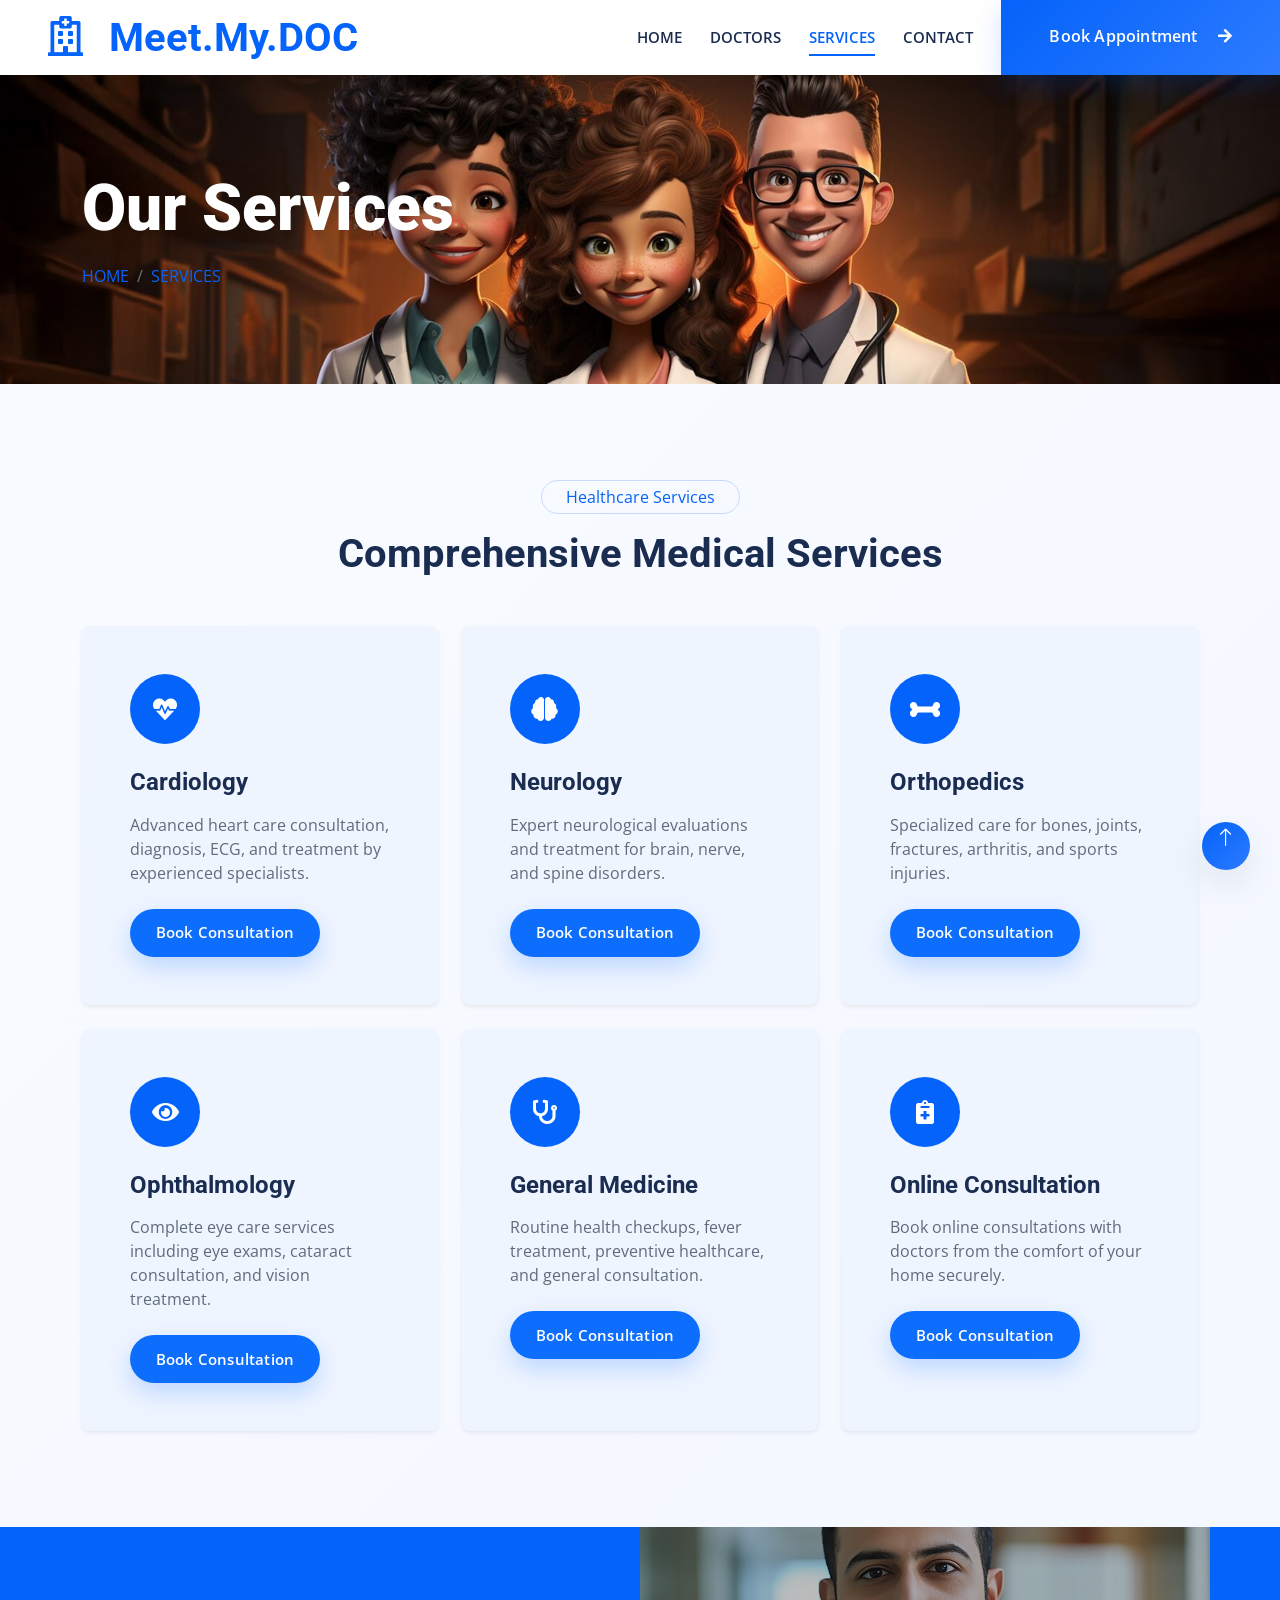
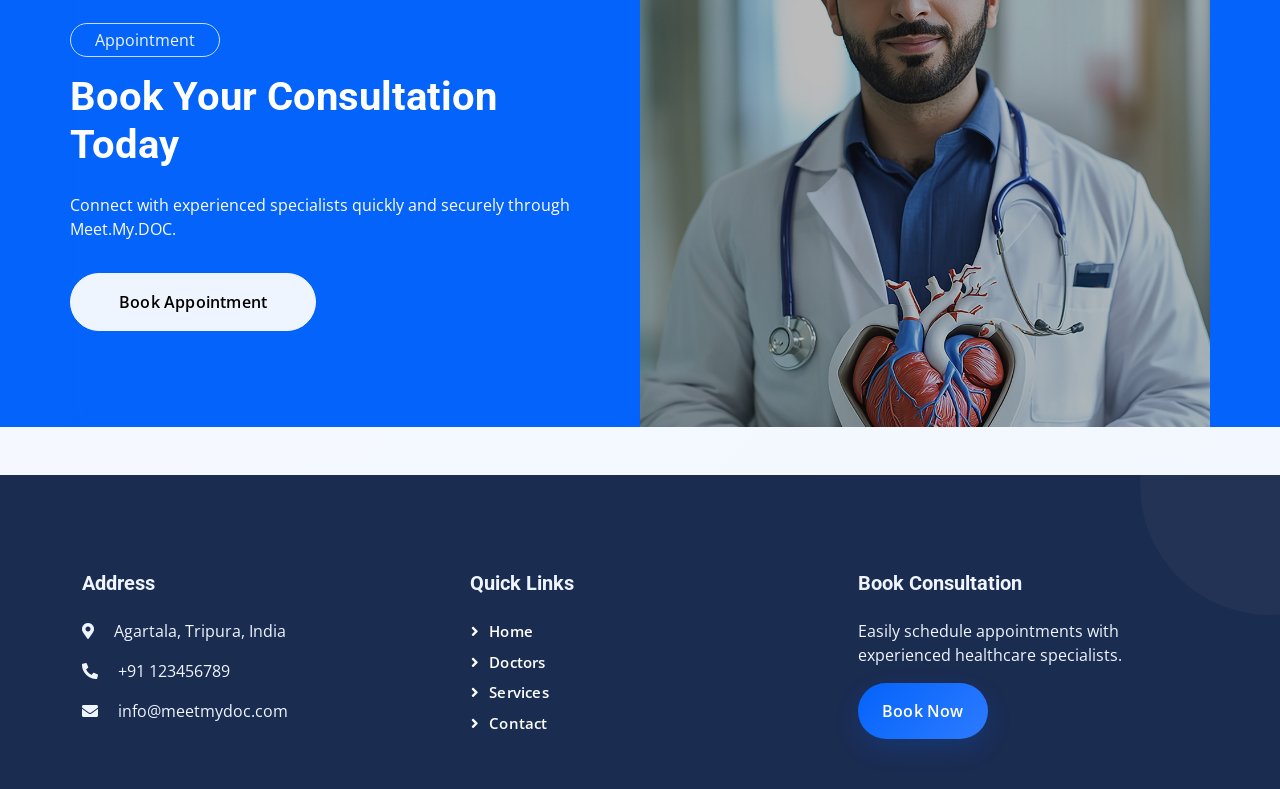
<file: service.html>
<!DOCTYPE html>
<html lang="en">

<head>

    <meta charset="utf-8">
    <title>Services - Meet.My.DOC</title>

    <meta content="width=device-width, initial-scale=1.0" name="viewport">

    <!-- Favicon -->
    <link href="img/favicon.ico" rel="icon">

    <!-- Google Fonts -->
    <link rel="preconnect" href="https://fonts.googleapis.com">

    <link rel="preconnect" href="https://fonts.gstatic.com" crossorigin>

    <link href="https://fonts.googleapis.com/css2?family=Open+Sans:wght@400;500;600&family=Roboto:wght@500;700;900&display=swap" rel="stylesheet">

    <!-- Icon Font -->
    <link href="https://cdnjs.cloudflare.com/ajax/libs/font-awesome/5.10.0/css/all.min.css" rel="stylesheet">

    <link href="https://cdn.jsdelivr.net/npm/bootstrap-icons@1.4.1/font/bootstrap-icons.css" rel="stylesheet">

    <!-- Libraries -->
    <link href="lib/animate/animate.min.css" rel="stylesheet">

    <!-- Bootstrap -->
    <link href="css/bootstrap.min.css" rel="stylesheet">

    <!-- Main CSS -->
    <link href="css/style.css" rel="stylesheet">

</head>

<body>

    <!-- Navbar -->
    <nav class="navbar navbar-expand-lg bg-white navbar-light sticky-top p-0 wow fadeIn">

        <a href="index.html"
            class="navbar-brand d-flex align-items-center px-4 px-lg-5">

            <h1 class="m-0 text-primary">

                <i class="far fa-hospital me-3"></i>

                Meet.My.DOC

            </h1>

        </a>

        <button type="button"
            class="navbar-toggler me-4"
            data-bs-toggle="collapse"
            data-bs-target="#navbarCollapse">

            <span class="navbar-toggler-icon"></span>

        </button>

        <div class="collapse navbar-collapse" id="navbarCollapse">

            <div class="navbar-nav ms-auto p-4 p-lg-0">

                <a href="index.html" class="nav-item nav-link">
                    Home
                </a>

                <a href="doctors.html" class="nav-item nav-link">
                    Doctors
                </a>

                <a href="services.html" class="nav-item nav-link active">
                    Services
                </a>

                <a href="contact.html" class="nav-item nav-link">
                    Contact
                </a>

            </div>

            <a href="apoinmnet.html"
                class="btn btn-primary rounded-0 py-4 px-lg-5 d-none d-lg-block">

                Book Appointment

                <i class="fa fa-arrow-right ms-3"></i>

            </a>

        </div>

    </nav>

    <!-- Page Header -->
    <div class="container-fluid page-header py-5 mb-5">

        <div class="container py-5">

            <h1 class="display-3 text-white mb-3 wow fadeInDown">
                Our Services
            </h1>

            <nav aria-label="breadcrumb" class="wow fadeInUp">

                <ol class="breadcrumb text-uppercase mb-0">

                    <li class="breadcrumb-item">
                        <a href="index.html">Home</a>
                    </li>

                    <li class="breadcrumb-item text-primary active">
                        Services
                    </li>

                </ol>

            </nav>

        </div>

    </div>

    <!-- Services Section -->
    <div class="container-xxl py-5">

        <div class="container">

            <div class="text-center mx-auto mb-5"
                style="max-width: 700px;">

                <p class="d-inline-block border rounded-pill py-1 px-4 text-primary">
                    Healthcare Services
                </p>

                <h1>
                    Comprehensive Medical Services
                </h1>

            </div>

            <div class="row g-4">

                <!-- Service 1 -->
                <div class="col-lg-4 col-md-6 wow fadeInUp">

                    <div class="service-item bg-light rounded h-100 p-5 shadow-sm">

                        <div class="d-inline-flex align-items-center justify-content-center bg-primary rounded-circle mb-4"
                            style="width: 70px; height: 70px;">

                            <i class="fa fa-heartbeat text-white fs-4"></i>

                        </div>

                        <h4 class="mb-3">
                            Cardiology
                        </h4>

                        <p class="mb-4">

                            Advanced heart care consultation, diagnosis, ECG, and treatment by experienced specialists.

                        </p>

                        <a class="btn btn-primary rounded-pill px-4"
                            href="apoinmnet.html">

                            Book Consultation

                        </a>

                    </div>

                </div>

                <!-- Service 2 -->
                <div class="col-lg-4 col-md-6 wow fadeInUp" data-wow-delay="0.1s">

                    <div class="service-item bg-light rounded h-100 p-5 shadow-sm">

                        <div class="d-inline-flex align-items-center justify-content-center bg-primary rounded-circle mb-4"
                            style="width: 70px; height: 70px;">

                            <i class="fa fa-brain text-white fs-4"></i>

                        </div>

                        <h4 class="mb-3">
                            Neurology
                        </h4>

                        <p class="mb-4">

                            Expert neurological evaluations and treatment for brain, nerve, and spine disorders.

                        </p>

                        <a class="btn btn-primary rounded-pill px-4"
                            href="apoinmnet.html">

                            Book Consultation

                        </a>

                    </div>

                </div>

                <!-- Service 3 -->
                <div class="col-lg-4 col-md-6 wow fadeInUp" data-wow-delay="0.2s">

                    <div class="service-item bg-light rounded h-100 p-5 shadow-sm">

                        <div class="d-inline-flex align-items-center justify-content-center bg-primary rounded-circle mb-4"
                            style="width: 70px; height: 70px;">

                            <i class="fa fa-bone text-white fs-4"></i>

                        </div>

                        <h4 class="mb-3">
                            Orthopedics
                        </h4>

                        <p class="mb-4">

                            Specialized care for bones, joints, fractures, arthritis, and sports injuries.

                        </p>

                        <a class="btn btn-primary rounded-pill px-4"
                            href="apoinmnet.html">

                            Book Consultation

                        </a>

                    </div>

                </div>

                <!-- Service 4 -->
                <div class="col-lg-4 col-md-6 wow fadeInUp">

                    <div class="service-item bg-light rounded h-100 p-5 shadow-sm">

                        <div class="d-inline-flex align-items-center justify-content-center bg-primary rounded-circle mb-4"
                            style="width: 70px; height: 70px;">

                            <i class="fa fa-eye text-white fs-4"></i>

                        </div>

                        <h4 class="mb-3">
                            Ophthalmology
                        </h4>

                        <p class="mb-4">

                            Complete eye care services including eye exams, cataract consultation, and vision treatment.

                        </p>

                        <a class="btn btn-primary rounded-pill px-4"
                            href="apoinmnet.html">

                            Book Consultation

                        </a>

                    </div>

                </div>

                <!-- Service 5 -->
                <div class="col-lg-4 col-md-6 wow fadeInUp" data-wow-delay="0.1s">

                    <div class="service-item bg-light rounded h-100 p-5 shadow-sm">

                        <div class="d-inline-flex align-items-center justify-content-center bg-primary rounded-circle mb-4"
                            style="width: 70px; height: 70px;">

                            <i class="fa fa-stethoscope text-white fs-4"></i>

                        </div>

                        <h4 class="mb-3">
                            General Medicine
                        </h4>

                        <p class="mb-4">

                            Routine health checkups, fever treatment, preventive healthcare, and general consultation.

                        </p>

                        <a class="btn btn-primary rounded-pill px-4"
                            href="apoinmnet.html">

                            Book Consultation

                        </a>

                    </div>

                </div>

                <!-- Service 6 -->
                <div class="col-lg-4 col-md-6 wow fadeInUp" data-wow-delay="0.2s">

                    <div class="service-item bg-light rounded h-100 p-5 shadow-sm">

                        <div class="d-inline-flex align-items-center justify-content-center bg-primary rounded-circle mb-4"
                            style="width: 70px; height: 70px;">

                            <i class="fa fa-notes-medical text-white fs-4"></i>

                        </div>

                        <h4 class="mb-3">
                            Online Consultation
                        </h4>

                        <p class="mb-4">

                            Book online consultations with doctors from the comfort of your home securely.

                        </p>

                        <a class="btn btn-primary rounded-pill px-4"
                            href="apoinmnet.html">

                            Book Consultation

                        </a>

                    </div>

                </div>

            </div>

        </div>

    </div>

    <!-- CTA -->
    <div class="container-fluid bg-primary overflow-hidden my-5 px-lg-0">

        <div class="container feature px-lg-0">

            <div class="row g-0 mx-lg-0">

                <div class="col-lg-6 feature-text py-5 wow fadeIn">

                    <div class="p-lg-5 ps-lg-0">

                        <p class="d-inline-block border rounded-pill text-light py-1 px-4">
                            Appointment
                        </p>

                        <h1 class="text-white mb-4">
                            Book Your Consultation Today
                        </h1>

                        <p class="text-white mb-4 pb-2">

                            Connect with experienced specialists quickly and securely through Meet.My.DOC.

                        </p>

                        <a href="apoinmnet.html"
                            class="btn btn-light rounded-pill py-3 px-5">

                            Book Appointment

                        </a>

                    </div>

                </div>

                <div class="col-lg-6 pe-lg-0"
                    style="min-height: 400px;">

                    <div class="position-relative h-100">

                        <img class="position-absolute img-fluid w-100 h-100"
                            src="img/carousel-1.jpg"
                            style="object-fit: cover;">

                    </div>

                </div>

            </div>

        </div>

    </div>

    <!-- Footer -->
    <div class="container-fluid bg-dark text-light footer mt-5 pt-5 wow fadeIn">

        <div class="container py-5">

            <div class="row g-5">

                <div class="col-lg-4 col-md-6">

                    <h5 class="text-light mb-4">
                        Address
                    </h5>

                    <p>
                        <i class="fa fa-map-marker-alt me-3"></i>
                        Agartala, Tripura, India
                    </p>

                    <p>
                        <i class="fa fa-phone-alt me-3"></i>
                        +91 123456789
                    </p>

                    <p>
                        <i class="fa fa-envelope me-3"></i>
                        info@meetmydoc.com
                    </p>

                </div>

                <div class="col-lg-4 col-md-6">

                    <h5 class="text-light mb-4">
                        Quick Links
                    </h5>

                    <a class="btn btn-link" href="index.html">Home</a>
                    <a class="btn btn-link" href="doctors.html">Doctors</a>
                    <a class="btn btn-link" href="services.html">Services</a>
                    <a class="btn btn-link" href="contact.html">Contact</a>

                </div>

                <div class="col-lg-4 col-md-6">

                    <h5 class="text-light mb-4">
                        Book Consultation
                    </h5>

                    <p>

                        Easily schedule appointments with experienced healthcare specialists.

                    </p>

                    <a href="apoinmnet.html"
                        class="btn btn-primary rounded-pill px-4 py-3">

                        Book Now

                    </a>

                </div>

            </div>

        </div>

    </div>

    <!-- Back To Top -->
    <a href="#"
        class="btn btn-lg btn-primary btn-lg-square rounded-circle back-to-top">

        <i class="bi bi-arrow-up"></i>

    </a>

    <!-- JS -->
    <script src="https://code.jquery.com/jquery-3.4.1.min.js"></script>

    <script src="https://cdn.jsdelivr.net/npm/bootstrap@5.0.0/dist/js/bootstrap.bundle.min.js"></script>

    <script src="lib/wow/wow.min.js"></script>

    <script src="js/main.js"></script>

</body>

</html>
</file>
<file: css/style.css>
:root {
    --primary: #0463FA;
    --secondary: #2d7bff;
    --light: #EFF5FF;
    --dark: #1B2C51;
    --text: #5f6b7a;

    --radius-sm: 10px;
    --radius-md: 18px;
    --radius-lg: 28px;

    --shadow-soft: 0 8px 24px rgba(15, 35, 95, 0.06);
    --shadow-medium: 0 14px 36px rgba(15, 35, 95, 0.10);
    --shadow-strong: 0 20px 50px rgba(15, 35, 95, 0.14);

    --transition: all 0.3s ease;
}

* {
    box-sizing: border-box;
}

html {
    scroll-behavior: smooth;
}

body {
    font-family: 'Open Sans', sans-serif;
    background: linear-gradient(135deg,#f9fbff 0%,#f2f7ff 100%);
    overflow-x: hidden;
    color: var(--text);
}

h1,h2,h3,h4,h5,h6 {
    font-family: 'Roboto', sans-serif;
    color: var(--dark);
}

.fw-medium {
    font-weight: 500 !important;
}

.fw-bold {
    font-weight: 700 !important;
}

.fw-black {
    font-weight: 900 !important;
}

/* =========================================
   LOADER
========================================= */

#preloader {
    position: fixed;
    inset: 0;
    width: 100%;
    height: 100%;
    background: #0b0b0b;
    display: flex;
    justify-content: center;
    align-items: center;
    z-index: 9999;
}

.loader-text span {
    display: inline-block;
    font-size: 2.5rem;
    font-weight: 700;
    font-family: 'Roboto', sans-serif;
    color: #00bfff;
    opacity: 0;
    transform: translateY(20px);
    animation: fadeInUp 1s forwards;
}

.loader-text span:nth-child(1) { animation-delay: 0s; }
.loader-text span:nth-child(2) { animation-delay: 0.1s; }
.loader-text span:nth-child(3) { animation-delay: 0.2s; }
.loader-text span:nth-child(4) { animation-delay: 0.3s; }
.loader-text span:nth-child(5) { animation-delay: 0.4s; }
.loader-text span:nth-child(6) { animation-delay: 0.5s; }
.loader-text span:nth-child(7) { animation-delay: 0.6s; }
.loader-text span:nth-child(8) { animation-delay: 0.7s; }
.loader-text span:nth-child(9) { animation-delay: 0.8s; }
.loader-text span:nth-child(10) { animation-delay: 0.9s; }
.loader-text span:nth-child(11) { animation-delay: 1s; }

@keyframes fadeInUp {
    0% {
        opacity: 0;
        transform: translateY(20px);
    }

    100% {
        opacity: 1;
        transform: translateY(0);
    }
}

#preloader.fade-out {
    opacity: 0;
    visibility: hidden;
    transition: opacity .5s ease, visibility .5s ease;
}

/* =========================================
   BUTTONS
========================================= */

.btn {
    transition: var(--transition);
    font-weight: 600;
    letter-spacing: .2px;
}

.btn-primary,
.btn-secondary {
    color: #fff;
    border: none;
}

.btn-primary {
    background: linear-gradient(135deg,var(--primary),var(--secondary));
    box-shadow: 0 10px 24px rgba(4,99,250,0.18);
}

.btn-primary:hover {
    transform: translateY(-3px);
    box-shadow: 0 18px 40px rgba(4,99,250,0.25);
}

.btn-square,
.btn-sm-square,
.btn-lg-square {
    padding: 0;
    display: flex;
    align-items: center;
    justify-content: center;
}

.btn-square {
    width: 38px;
    height: 38px;
}

.btn-sm-square {
    width: 32px;
    height: 32px;
}

.btn-lg-square {
    width: 48px;
    height: 48px;
}

/* =========================================
   BACK TO TOP
========================================= */

.back-to-top {
    position: fixed;
    display: none;
    right: 30px;
    bottom: 30px;
    z-index: 999;
    box-shadow: var(--shadow-medium);
}

/* =========================================
   NAVBAR
========================================= */

.navbar {
    backdrop-filter: blur(16px);
    background: rgba(255,255,255,0.94) !important;
    box-shadow: 0 4px 18px rgba(0,0,0,0.04);
    z-index: 1050;
}

.navbar .navbar-brand {
    height: 75px;
}

.navbar a.btn {
    height: 75px;
}

.navbar .navbar-nav .nav-link {
    position: relative;
    margin-right: 28px;
    padding: 25px 0;
    color: var(--dark);
    font-size: 15px;
    font-weight: 600;
    text-transform: uppercase;
    transition: var(--transition);
}

.navbar .navbar-nav .nav-link::after {
    content: "";
    position: absolute;
    left: 0;
    bottom: 18px;
    width: 0;
    height: 2px;
    background: var(--primary);
    transition: var(--transition);
}

.navbar .navbar-nav .nav-link:hover::after,
.navbar .navbar-nav .nav-link.active::after {
    width: 100%;
}

.navbar .navbar-nav .nav-link:hover,
.navbar .navbar-nav .nav-link.active {
    color: var(--primary);
}

.navbar.sticky-top {
    top: -100px;
    transition: .5s;
}

/* =========================================
   HEADER / HERO
========================================= */

.header {
    position: relative;
    overflow: hidden;
}

.header::before {
    content: "";
    position: absolute;
    inset: 0;
    background: linear-gradient(135deg,rgba(4,99,250,0.14),rgba(4,99,250,0));
    z-index: 1;
}

.header .row {
    position: relative;
    z-index: 2;
}

.header-carousel .owl-carousel-item {
    position: relative;
}

.header-carousel .owl-carousel-item img {
    transition: transform 8s ease;
}

.header-carousel .owl-carousel-item:hover img {
    transform: scale(1.05);
}

.header-carousel .owl-carousel-text {
    position: absolute;
    width: 100%;
    height: 100%;
    padding: 3rem;
    top: 0;
    left: 0;
    display: flex;
    align-items: center;
    justify-content: center;
    text-shadow: 0 0 30px rgba(0,0,0,.2);
}

.header-carousel .owl-nav {
    position: absolute;
    width: 200px;
    height: 45px;
    bottom: 30px;
    left: 50%;
    transform: translateX(-50%);
    display: flex;
    justify-content: space-between;
}

.header-carousel .owl-nav .owl-prev,
.header-carousel .owl-nav .owl-next {
    width: 45px;
    height: 45px;
    display: flex;
    align-items: center;
    justify-content: center;
    color: #fff;
    background: transparent;
    border: 1px solid #fff;
    border-radius: 50%;
    font-size: 22px;
    transition: var(--transition);
}

.header-carousel .owl-nav .owl-prev:hover,
.header-carousel .owl-nav .owl-next:hover {
    background: var(--primary);
    border-color: var(--primary);
}

.border-start {
    background: rgba(255,255,255,0.08);
    padding: 18px;
    border-radius: 18px;
    backdrop-filter: blur(12px);
    transition: var(--transition);
}

.border-start:hover {
    transform: translateY(-4px);
    background: rgba(255,255,255,0.14);
}

/* =========================================
   PAGE HEADER
========================================= */

.page-header {
    background: url(../img/header-page.jpg) top center no-repeat;
    background-size: cover;
    text-shadow: 0 0 30px rgba(0,0,0,.15);
}

/* =========================================
   CARDS / SERVICE
========================================= */

.service-item,
.testimonial-item,
.team-item,
.appointment-card {
    transition: var(--transition);
}

.service-item:hover,
.testimonial-item:hover,
.team-item:hover {
    transform: translateY(-8px);
    box-shadow: var(--shadow-medium);
}

.service-item {
    border-radius: 22px;
    overflow: hidden;
}

.service-item .btn {
    width: 40px;
    height: 40px;
    display: inline-flex;
    align-items: center;
    background: #fff;
    border-radius: 40px;
    overflow: hidden;
    transition: var(--transition);
}

.service-item:hover .btn {
    width: 140px;
}

/* =========================================
   FEATURE SECTION
========================================= */

.feature-text {
    backdrop-filter: blur(8px);
}

.feature-text .rounded-circle {
    transition: var(--transition);
}

.feature-text .d-flex:hover .rounded-circle {
    transform: scale(1.1);
    box-shadow: 0 12px 26px rgba(255,255,255,0.18);
}

/* =========================================
   DOCTOR CARDS
========================================= */

.team-item {
    border-radius: 20px;
    overflow: hidden;
    background: #fff;
    box-shadow: var(--shadow-soft);
}

.team-item img {
    transition: var(--transition);
}

.team-item:hover img {
    transform: scale(1.05);
}

.team-item .team-text {
    position: relative;
    padding: 24px 20px;
    background: #fff;
}

.team-item .team-social {
    opacity: 0;
    transition: var(--transition);
}

.team-item:hover .team-social {
    opacity: 1;
}

.team-item .team-social .btn {
    color: var(--primary);
    background: #fff;
    border-radius: 50px;
}

.team-item .team-social .btn:hover {
    background: var(--primary);
    color: #fff;
}

/* =========================================
   APPOINTMENT PAGE
========================================= */

.appointment-card {
    border-radius: 30px;
    background: rgba(255,255,255,0.94);
    backdrop-filter: blur(18px);
    box-shadow: var(--shadow-strong);
}

.form-control,
.form-select {
    border-radius: 16px;
    padding: 14px 16px;
    border: 1px solid rgba(4,99,250,0.12);
    transition: var(--transition);
    background: #fff;
}

.form-control:focus,
.form-select:focus {
    border-color: var(--primary);
    box-shadow: 0 0 0 5px rgba(4,99,250,0.10);
    transform: translateY(-1px);
}

.required {
    color: red;
}

/* =========================================
   SLOT BOOKING UI
========================================= */

.slot-wrapper {
    width: 100%;
    background: rgba(255,255,255,0.9);
    border: 1px solid rgba(4,99,250,0.08);
    padding: 22px;
    border-radius: 24px;
    box-shadow: var(--shadow-soft);
}

.slot-grid {
    display: grid;
    grid-template-columns: repeat(auto-fit,minmax(140px,140px));
    gap: 16px;
    justify-content: start;
    width: 100%;
}

.slot-btn {
    width: 140px;
    border: none;
    padding: 14px 10px;
    border-radius: 16px;
    background: #fff;
    color: var(--primary);
    font-weight: 600;
    font-size: 15px;
    transition: var(--transition);
    border: 1px solid rgba(4,99,250,0.12);
    box-shadow: 0 4px 12px rgba(0,0,0,0.04);
}

.slot-btn:hover {
    background: var(--primary);
    color: #fff;
    transform: translateY(-3px);
    box-shadow: 0 16px 30px rgba(4,99,250,0.20);
}

.slot-selected {
    background: var(--primary) !important;
    color: #fff !important;
}

.slot-booked {
    background: #ffe5e5 !important;
    color: #dc3545 !important;
    border-color: #ffcfcf !important;
    cursor: not-allowed;
    opacity: 0.8;
}

.slot-booked:hover {
    transform: none;
    box-shadow: none;
}

.slot-placeholder {
    color: #6c7b8f;
    padding: 10px 0;
}

/* =========================================
   TESTIMONIALS
========================================= */

.testimonial-text {
    border-radius: 24px !important;
    box-shadow: var(--shadow-soft);
}

.testimonial-item img {
    box-shadow: 0 10px 26px rgba(0,0,0,0.08);
}

.testimonial-carousel .owl-item .testimonial-text {
    background: var(--light);
    transform: scale(.85);
    transition: .5s;
}

.testimonial-carousel .owl-item.center .testimonial-text {
    background: var(--primary);
    transform: scale(1);
}

.testimonial-carousel .owl-item.center .testimonial-text * {
    color: var(--light) !important;
}

/* =========================================
   FOOTER
========================================= */

.footer {
    position: relative;
    overflow: hidden;
}

.footer::before {
    content: "";
    position: absolute;
    top: -120px;
    right: -120px;
    width: 260px;
    height: 260px;
    background: rgba(255,255,255,0.03);
    border-radius: 50%;
}

.footer .btn.btn-social {
    margin-right: 5px;
    width: 38px;
    height: 38px;
    display: flex;
    align-items: center;
    justify-content: center;
    color: var(--light);
    border: 1px solid #fff;
    border-radius: 50%;
    transition: var(--transition);
}

.footer .btn.btn-social:hover {
    background: var(--primary);
    color: #fff;
    transform: translateY(-3px);
}

.footer .btn.btn-link {
    display: block;
    margin-bottom: 5px;
    padding: 0;
    text-align: left;
    color: #fff;
    font-size: 15px;
    transition: var(--transition);
}

.footer .btn.btn-link::before {
    position: relative;
    content: "\f105";
    font-family: "Font Awesome 5 Free";
    font-weight: 900;
    margin-right: 10px;
}

.footer .btn.btn-link:hover {
    color: var(--primary);
    letter-spacing: 1px;
}

/* =========================================
   PAGE TRANSITION
========================================= */

.page-transition {
    position: fixed;
    inset: 0;
    background: #fff;
    color: var(--primary);
    display: flex;
    align-items: center;
    justify-content: center;
    font-size: 2.5rem;
    font-weight: 700;
    z-index: 9999;
    opacity: 0;
    pointer-events: none;
    transition: opacity .5s ease;
}

.page-transition.show {
    opacity: 1;
    pointer-events: all;
}

/* =========================================
   SCROLLBAR
========================================= */

::-webkit-scrollbar {
    width: 10px;
}

::-webkit-scrollbar-thumb {
    background: linear-gradient(180deg,var(--primary),var(--secondary));
    border-radius: 20px;
}

::-webkit-scrollbar-track {
    background: #eef4ff;
}

/* =========================================
   RESPONSIVE
========================================= */

@media (max-width: 991.98px) {

    .navbar .navbar-nav .nav-link {
        margin-right: 0;
        padding: 10px 0;
    }

    .navbar .navbar-nav {
        border-top: 1px solid #eee;
    }

    .header h1 {
        font-size: 2.8rem;
    }

    .slot-grid {
        grid-template-columns: repeat(2,1fr);
    }

    .slot-btn {
        width: 100%;
    }
}

@media (max-width: 768px) {

    .appointment-card {
        padding: 24px !important;
    }

    .header h1 {
        font-size: 2.2rem;
    }

    .header-carousel .owl-carousel-text {
        padding: 1.5rem;
    }
}

@media (max-width: 480px) {

    .slot-grid {
        grid-template-columns: 1fr;
    }

    .header h1 {
        font-size: 1.9rem;
    }

    .loader-text span {
        font-size: 1.7rem;
    }
}

/* =========================================
   TESTIMONIALS
========================================= */

.testimonial-text {
    border-radius: 24px !important;
    box-shadow: var(--shadow-soft);
}

.testimonial-item img {
    box-shadow: 0 10px 26px rgba(0,0,0,0.08);
}

.testimonial-carousel::before {
    position: absolute;
    content: "";
    top: 0;
    left: 0;
    height: 100%;
    width: 0;
    background: linear-gradient(to right,
    rgba(255,255,255,1) 0%,
    rgba(255,255,255,0) 100%);
    z-index: 1;
}

.testimonial-carousel::after {
    position: absolute;
    content: "";
    top: 0;
    right: 0;
    height: 100%;
    width: 0;
    background: linear-gradient(to left,
    rgba(255,255,255,1) 0%,
    rgba(255,255,255,0) 100%);
    z-index: 1;
}

@media (min-width:768px){

.testimonial-carousel::before,
.testimonial-carousel::after{

width:200px;

}

}

@media (min-width:992px){

.testimonial-carousel::before,
.testimonial-carousel::after{

width:300px;

}

}

.testimonial-carousel .owl-item .testimonial-text {

    background: var(--light);

    transform: scale(.85);

    transition: .5s;
}

.testimonial-carousel .owl-item.center .testimonial-text {

    background: var(--primary);

    transform: scale(1);
}

.testimonial-carousel .owl-item.center .testimonial-text * {

    color: var(--light) !important;
}

.testimonial-carousel .owl-item .testimonial-item img {

    transition: .5s;
}

.testimonial-carousel .owl-item.center .testimonial-item img {

    background: var(--primary) !important;
}

.testimonial-carousel .owl-nav {

    position: absolute;

    width: 350px;

    top: 15px;

    left: 50%;

    transform: translateX(-50%);

    display: flex;

    justify-content: space-between;

    opacity: 0;

    transition: .5s;

    z-index: 1;
}

.testimonial-carousel:hover .owl-nav {

    width: 300px;

    opacity: 1;
}

.testimonial-carousel .owl-nav .owl-prev,
.testimonial-carousel .owl-nav .owl-next {

    position: relative;

    color: var(--primary);

    font-size: 45px;

    transition: .5s;
}

.testimonial-carousel .owl-nav .owl-prev:hover,
.testimonial-carousel .owl-nav .owl-next:hover {

    color: var(--dark);
}

/* =========================================
   FOOTER
========================================= */

.footer {

    position: relative;

    overflow: hidden;
}

.footer::before {

    content: "";

    position: absolute;

    top: -120px;

    right: -120px;

    width: 260px;

    height: 260px;

    background: rgba(255,255,255,0.03);

    border-radius: 50%;
}

.footer .btn.btn-social {

    margin-right: 5px;

    width: 38px;

    height: 38px;

    display: flex;

    align-items: center;

    justify-content: center;

    color: var(--light);

    border: 1px solid #fff;

    border-radius: 50%;

    transition: var(--transition);
}

.footer .btn.btn-social:hover {

    background: var(--primary);

    color: #fff;

    transform: translateY(-3px);
}

.footer .btn.btn-link {

    display: block;

    margin-bottom: 5px;

    padding: 0;

    text-align: left;

    color: #fff;

    font-size: 15px;

    transition: var(--transition);
}

.footer .btn.btn-link::before {

    position: relative;

    content: "\f105";

    font-family: "Font Awesome 5 Free";

    font-weight: 900;

    margin-right: 10px;
}

.footer .btn.btn-link:hover {

    color: var(--primary);

    letter-spacing: 1px;
}

/* =========================================
   PAGE TRANSITION
========================================= */

.page-transition {

    position: fixed;

    inset: 0;

    background: #fff;

    color: var(--primary);

    display: flex;

    align-items: center;

    justify-content: center;

    font-size: 2.5rem;

    font-weight: 700;

    z-index: 9999;

    opacity: 0;

    pointer-events: none;

    transition: opacity .5s ease;
}

.page-transition.show {

    opacity: 1;

    pointer-events: all;
}

/* =========================================
   SCROLLBAR
========================================= */

::-webkit-scrollbar {

    width: 10px;
}

::-webkit-scrollbar-thumb {

    background: linear-gradient(
    180deg,
    var(--primary),
    var(--secondary)
    );

    border-radius: 20px;
}

::-webkit-scrollbar-track {

    background: #eef4ff;
}

/* =========================================
   RESPONSIVE
========================================= */

@media (max-width:991.98px){

.navbar .navbar-nav .nav-link {

    margin-right: 0;

    padding: 10px 0;
}

.navbar .navbar-nav {

    border-top: 1px solid #eee;
}

.header h1 {

    font-size: 2.8rem;
}

.slot-grid {

    grid-template-columns:
    repeat(2,1fr);
}

.slot-btn {

    width: 100%;
}

}

@media (max-width:768px){

.appointment-card {

    padding: 24px !important;
}

.header h1 {

    font-size: 2.2rem;
}

.header-carousel .owl-carousel-text {

    padding: 1.5rem;
}

}

@media (max-width:480px){

.slot-grid {

    grid-template-columns: 1fr;
}

.header h1 {

    font-size: 1.9rem;
}

.loader-text span {

    font-size: 1.7rem;
}

}

.feature .position-relative{

min-height:500px;

}

.feature img{

display:block;

}

/* =========================================
   DOCTORS PAGE FIX
========================================= */

.team-item {
    transition: 0.35s ease;
    border-radius: 22px !important;
    overflow: hidden;
    background: #fff;
    height: 100%;
}

.team-item:hover {
    transform: translateY(-8px);
    box-shadow: 0 18px 45px rgba(0,0,0,0.12);
}

.team-item img {
    width: 100%;
    height: 320px;
    object-fit: cover;
    object-position: center;
    display: block;
    transition: 0.4s ease;
}

.team-item:hover img {
    transform: scale(1.04);
}

.team-item .text-center {
    padding: 28px 22px;
}

.team-item h5 {
    font-weight: 700;
    margin-bottom: 10px;
    color: #1B2A4E;
}

.team-item .text-primary {
    font-weight: 600;
}

.team-item .btn {
    border-radius: 50px;
    padding: 12px 26px;
    font-weight: 600;
    transition: 0.3s ease;
}

.team-item .btn:hover {
    transform: translateY(-2px);
}

/* Equal Card Heights */

#doctorsGrid > div {
    display: flex;
}

#doctorsGrid .team-item {
    width: 100%;
}

/* Better Mobile */

@media (max-width: 768px) {

    .team-item img {
        height: 260px;
    }

}

/* =========================================
   SERVICES PAGE BUTTON FIX
========================================= */

.service-item .btn {
    display: inline-flex !important;
    align-items: center;
    justify-content: center;

    min-width: 190px;
    height: 48px;

    background: #0d6efd !important;
    color: #fff !important;

    border-radius: 50px !important;

    font-weight: 600;
    font-size: 15px;

    border: none !important;

    box-shadow: 0 10px 25px rgba(13,110,253,0.22);

    transition: all 0.3s ease;
}

.service-item .btn:hover {

    transform: translateY(-3px);

    background: #0b5ed7 !important;

    color: #fff !important;

    box-shadow: 0 14px 30px rgba(13,110,253,0.32);

}

/* =========================================
   PREMIUM CONTACT SUCCESS POPUP
========================================= */

.success-popup {

    position: fixed;

    inset: 0;

    background: rgba(0,0,0,0.45);

    backdrop-filter: blur(6px);

    display: flex;

    align-items: center;

    justify-content: center;

    z-index: 99999;

    opacity: 0;

    visibility: hidden;

    transition: 0.35s ease;
}

.success-popup.show {

    opacity: 1;

    visibility: visible;
}

.success-card {

    width: 92%;

    max-width: 430px;

    background: #fff;

    border-radius: 28px;

    padding: 40px 32px;

    text-align: center;

    box-shadow:
    0 30px 60px rgba(0,0,0,0.18);

    transform: translateY(30px) scale(0.95);

    transition: 0.4s ease;
}

.success-popup.show .success-card {

    transform: translateY(0) scale(1);
}

.success-icon {

    width: 90px;

    height: 90px;

    background: linear-gradient(
        135deg,
        #0d6efd,
        #3d8bfd
    );

    border-radius: 50%;

    display: flex;

    align-items: center;

    justify-content: center;

    margin: auto auto 22px;

    color: #fff;

    font-size: 34px;

    box-shadow:
    0 15px 35px rgba(13,110,253,0.35);

    animation: popSuccess 0.5s ease;
}

@keyframes popSuccess {

    0% {

        transform: scale(0.5);
        opacity: 0;
    }

    100% {

        transform: scale(1);
        opacity: 1;
    }
}

.success-card h3 {

    font-size: 28px;

    font-weight: 700;

    color: #0b1c52;

    margin-bottom: 12px;
}

.success-card p {

    color: #6c757d;

    font-size: 15px;

    line-height: 1.7;
}

.ticket-box {

    background: #f4f7ff;

    border-radius: 18px;

    padding: 16px;

    margin-top: 24px;
}

.ticket-box span {

    display: block;

    font-size: 13px;

    color: #6c757d;

    margin-bottom: 6px;
}

.ticket-box strong {

    color: #0d6efd;

    font-size: 18px;

    letter-spacing: 1px;
}

/* =========================================
   APPOINTMENT SUCCESS POPUP
========================================= */

.appointment-summary {

    background: #f8fbff;

    border-radius: 20px;

    padding: 18px;

    margin-top: 20px;

    text-align: left;
}

.summary-item {

    display: flex;

    justify-content: space-between;

    align-items: center;

    padding: 10px 0;

    border-bottom: 1px solid #e8eefc;
}

.summary-item:last-child {

    border-bottom: none;
}

.summary-item span {

    color: #6c757d;

    font-size: 14px;
}

.summary-item strong {

    color: #0d6efd;

    font-size: 15px;
}

/* =========================================
   APPOINTMENT SUCCESS POPUP
========================================= */

.success-popup {

    position: fixed;

    inset: 0;

    background: rgba(0,0,0,0.45);

    backdrop-filter: blur(8px);

    display: flex;

    align-items: center;

    justify-content: center;

    z-index: 99999;

    opacity: 0;

    visibility: hidden;

    transition: 0.35s ease;
}

.success-popup.show {

    opacity: 1;

    visibility: visible;
}

.success-card {

    width: 92%;

    max-width: 460px;

    background: #fff;

    border-radius: 30px;

    padding: 40px 32px;

    text-align: center;

    box-shadow:
    0 30px 70px rgba(0,0,0,0.18);

    transform: translateY(30px) scale(0.92);

    transition: 0.35s ease;
}

.success-popup.show .success-card {

    transform: translateY(0) scale(1);
}

.success-icon {

    width: 95px;

    height: 95px;

    margin: auto auto 24px;

    border-radius: 50%;

    background: linear-gradient(
        135deg,
        #0d6efd,
        #4f8cff
    );

    display: flex;

    align-items: center;

    justify-content: center;

    color: #fff;

    font-size: 36px;

    box-shadow:
    0 18px 40px rgba(13,110,253,0.35);

    animation: popIn 0.5s ease;
}

@keyframes popIn {

    0% {

        transform: scale(0.5);
        opacity: 0;
    }

    100% {

        transform: scale(1);
        opacity: 1;
    }
}

.success-card h3 {

    font-size: 30px;

    font-weight: 700;

    color: #0b1c52;

    margin-bottom: 14px;
}

.success-card p {

    color: #6c757d;

    line-height: 1.7;
}

.appointment-summary {

    background: #f7faff;

    border-radius: 20px;

    padding: 18px;

    margin-top: 24px;

    text-align: left;
}

.summary-item {

    display: flex;

    justify-content: space-between;

    align-items: center;

    padding: 12px 0;

    border-bottom: 1px solid #e7eeff;
}

.summary-item:last-child {

    border-bottom: none;
}

.summary-item span {

    color: #6c757d;

    font-size: 14px;
}

.summary-item strong {

    color: #0d6efd;

    font-size: 15px;
}

.ticket-box {

    background: #f4f7ff;

    border-radius: 18px;

    padding: 18px;

    margin-top: 22px;
}

.ticket-box span {

    display: block;

    font-size: 13px;

    color: #6c757d;

    margin-bottom: 6px;
}

.ticket-box strong {

    color: #0d6efd;

    font-size: 20px;

    letter-spacing: 1px;
}
</file>
